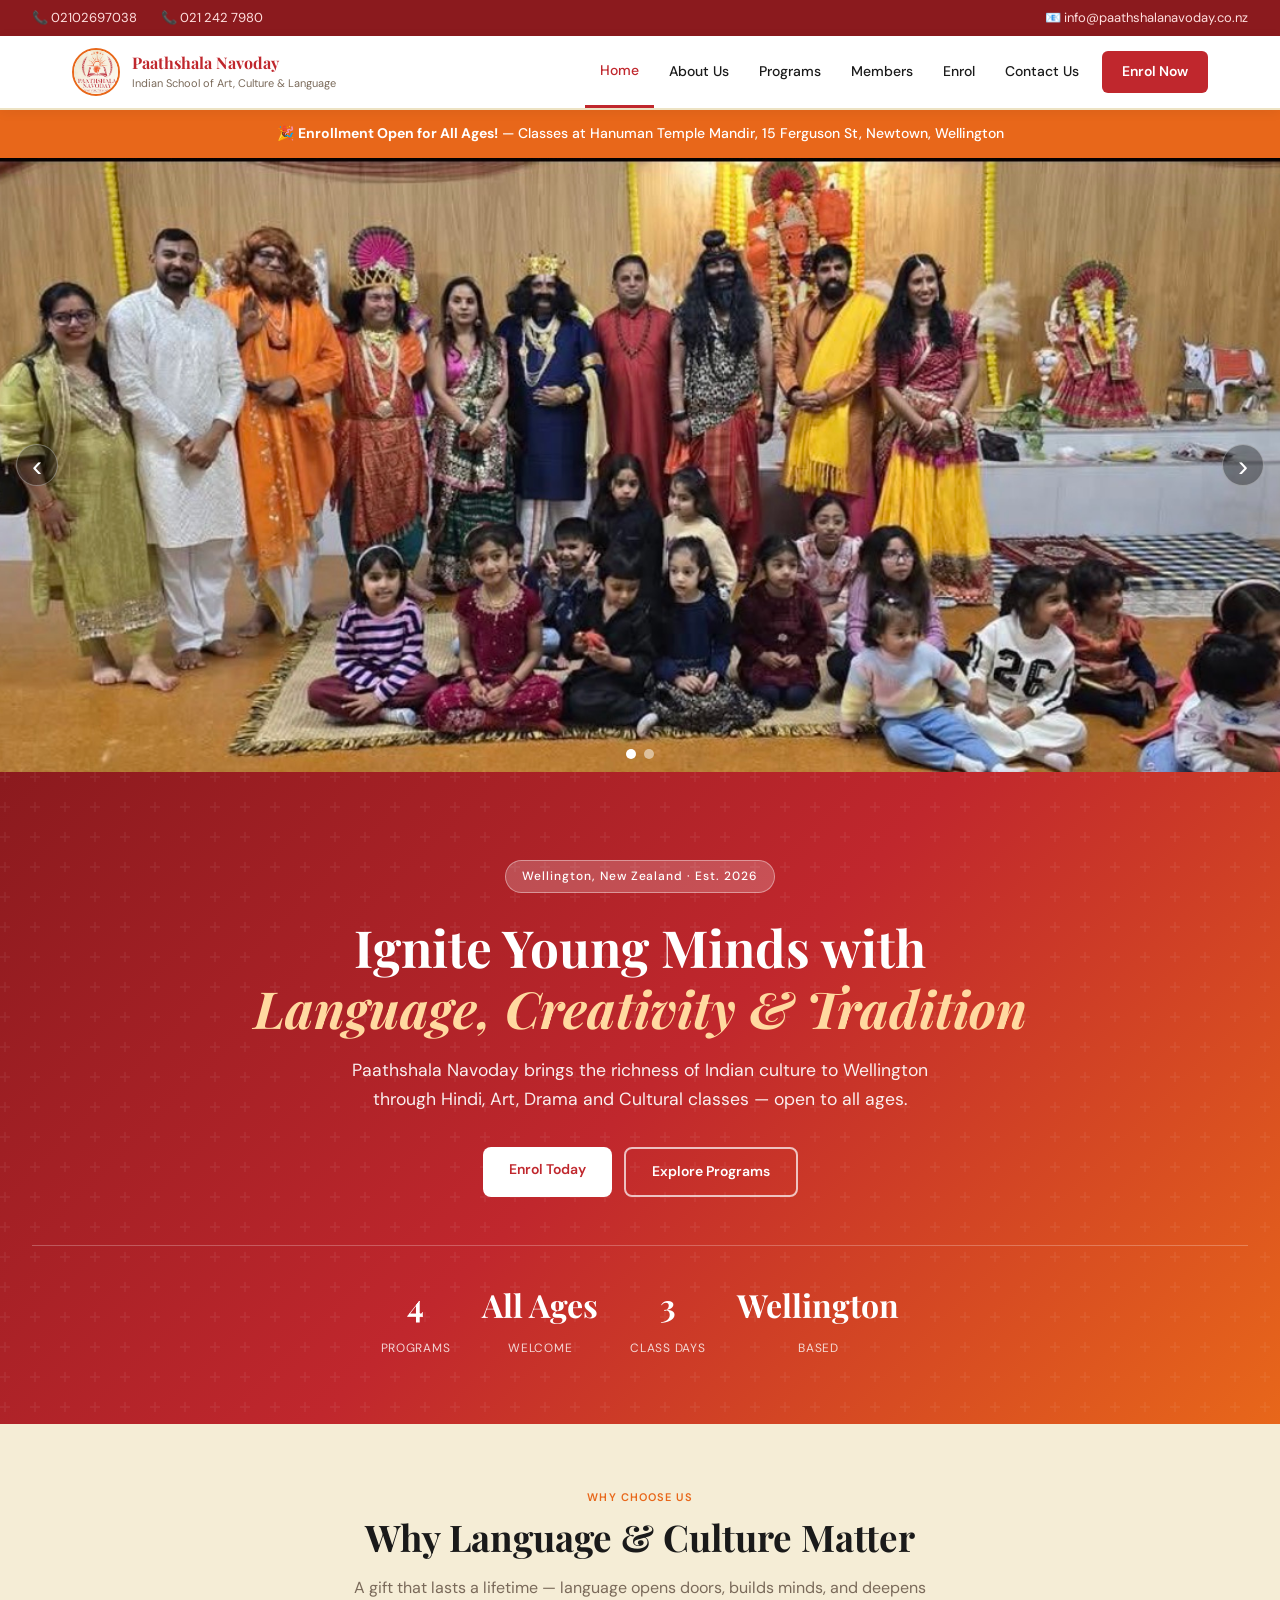
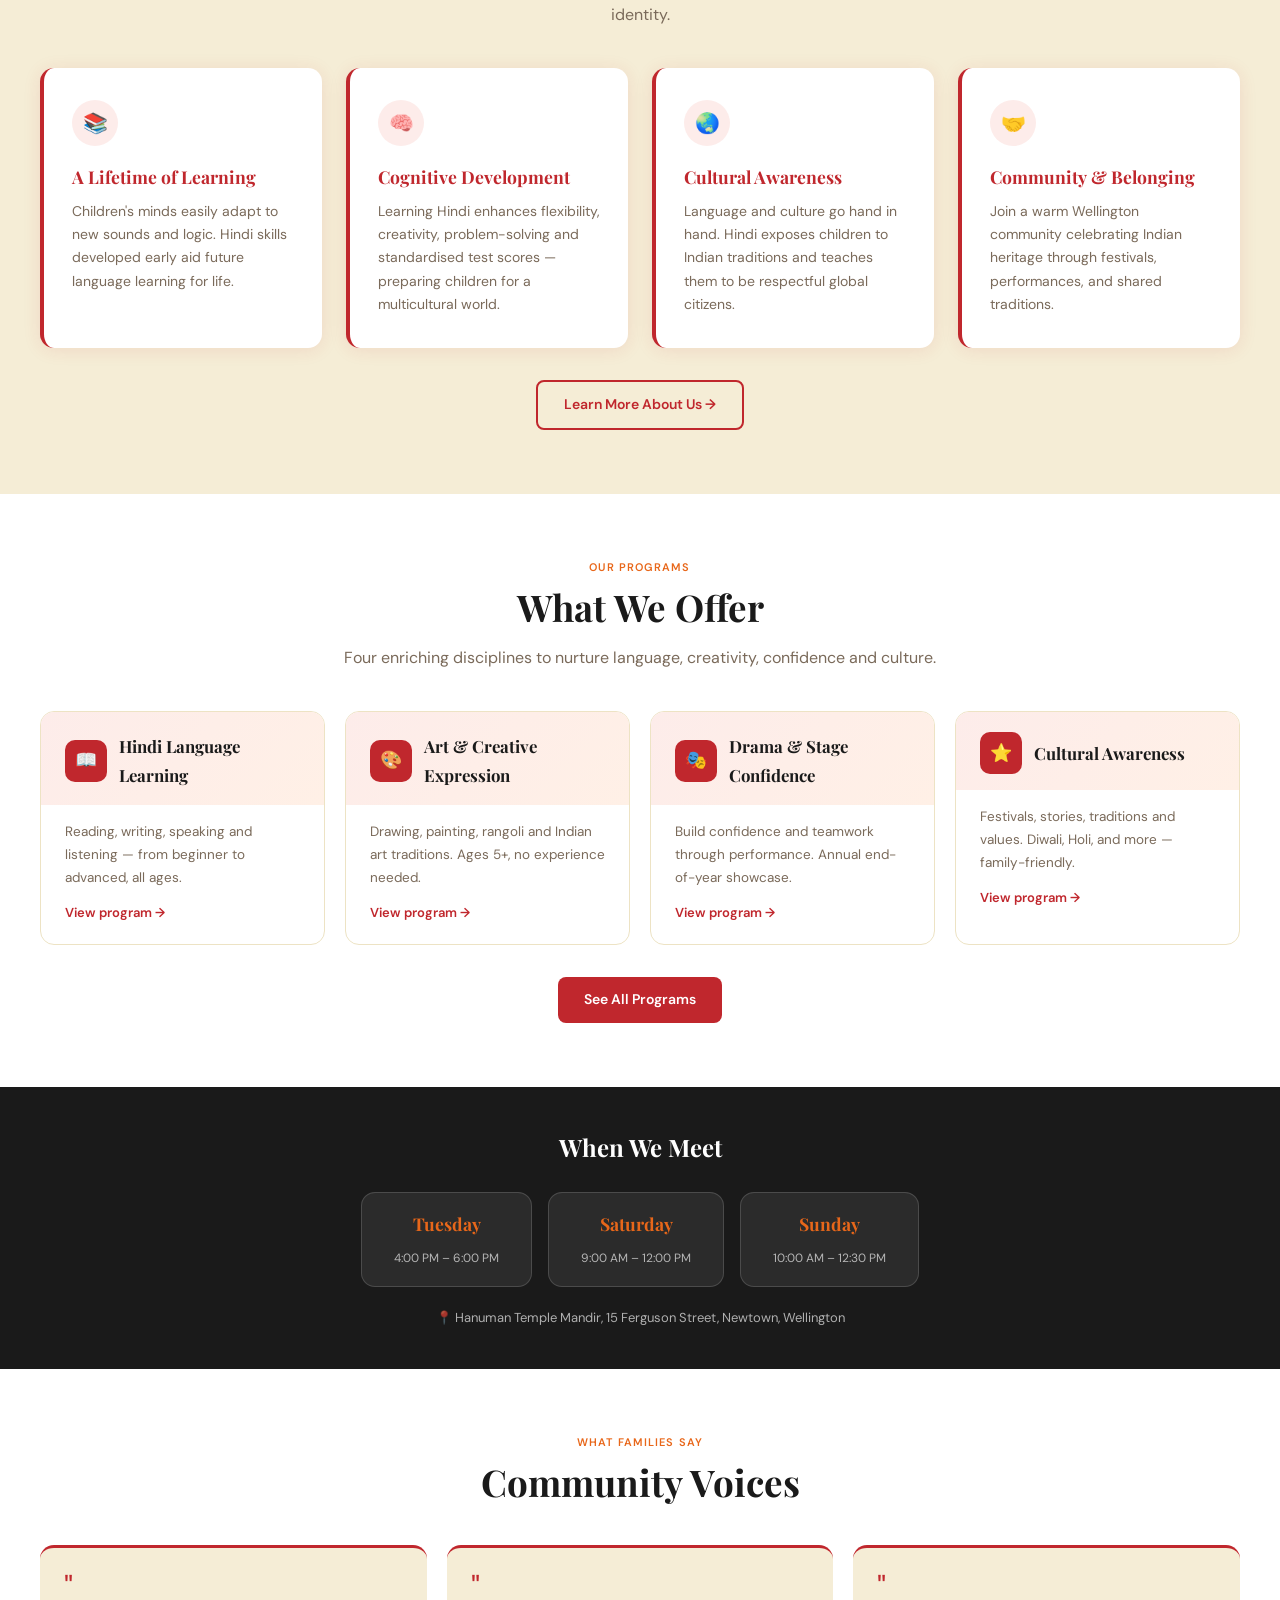
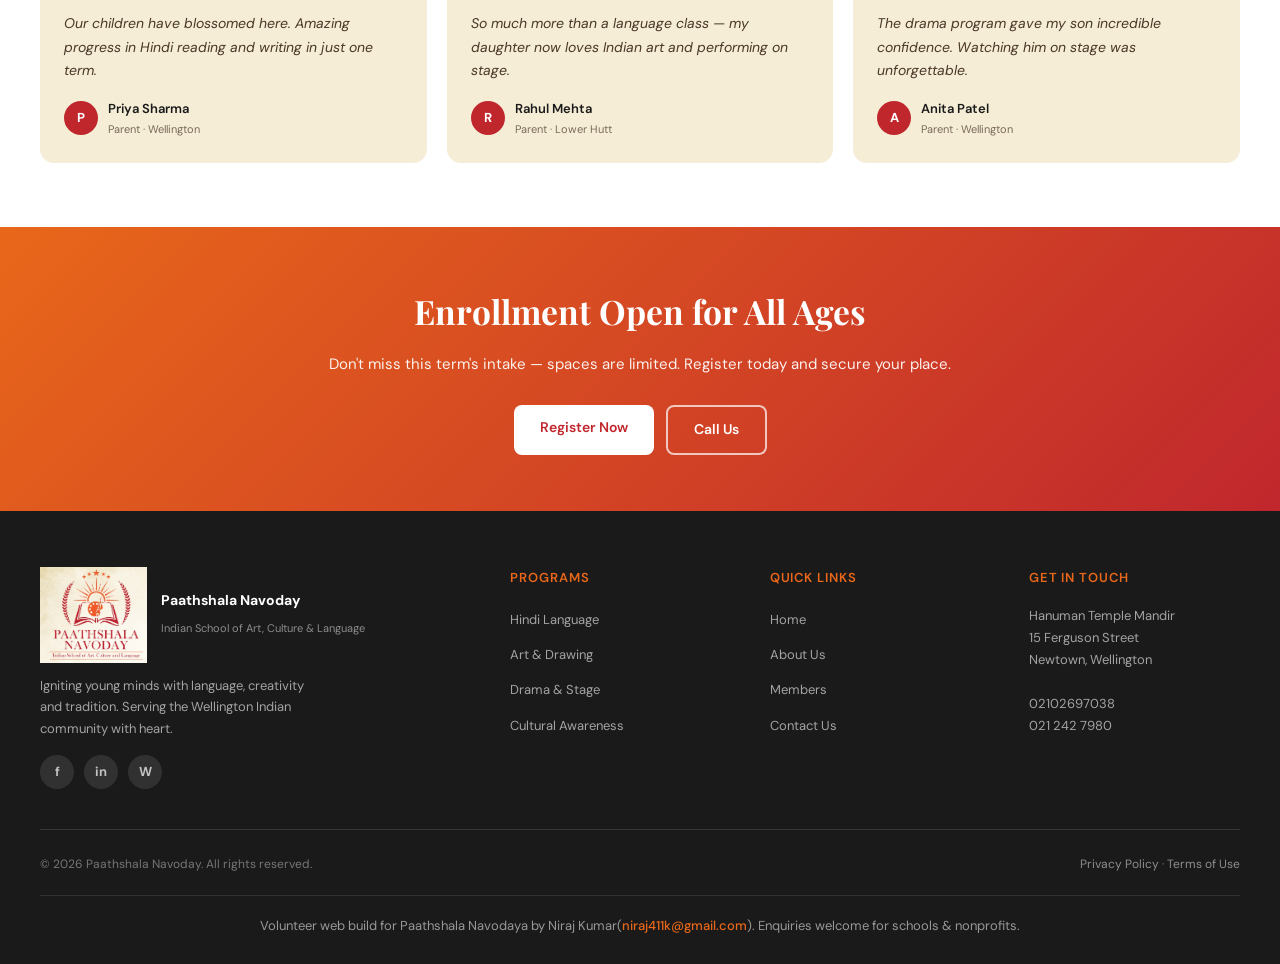
<file: index.html>
<!DOCTYPE html>
<html lang="en" data-page-css="assets/css/home.css">
<head>
  <meta charset="UTF-8">
  <meta name="viewport" content="width=device-width, initial-scale=1.0">
  <title>Home — Paathshala Navoday</title>
  <meta name="description" content="Paathshala Navoday — Indian School of Art, Culture and Language in Wellington, NZ. Hindi, Art, Drama and Cultural classes for all ages.">
  <link rel="icon" href="assets/images/logo-paathshala.png" type="image/png">
  <link rel="preconnect" href="https://fonts.googleapis.com">
  <link rel="preconnect" href="https://fonts.gstatic.com" crossorigin>
  <link href="https://fonts.googleapis.com/css2?family=Playfair+Display:ital,wght@0,500;0,700;1,500&family=DM+Sans:wght@400;500;600&display=swap" rel="stylesheet">
  <script src="assets/js/site-bootstrap.js"></script>
</head>
<body data-page="Home">
<div id="nav-placeholder"></div>

<main id="main-content">

  <!-- ANNOUNCEMENT -->
  <div class="announce" role="alert">
    🎉 <strong>Enrollment Open for All Ages!</strong> — Classes at Hanuman Temple Mandir, 15 Ferguson St, Newtown, Wellington
  </div>

  <!-- HERO -->
  <section class="hero-carousel" aria-label="Highlights">
    <div class="carousel-track" id="hero-carousel-track">
        <article class="carousel-slide active" aria-roledescription="slide" aria-label="1 of 2">
          <img src="assets/images/IMG_0646.jpg" alt="Skit art program">
        </article>
        <article class="carousel-slide" aria-roledescription="slide" aria-label="2 of 2">
          <img src="assets/images/PHOTO-2026-04-22-09-54-56.jpg" alt="Paathshala Navoday program highlights poster">
          <div class="carousel-overlay">
                <p class="carousel-kicker">Paathshala Navoday</p>
                <h2>Hindi, Art, Drama &amp; Culture for all ages</h2>
                <a href="#contact" class="btn-primary">Enrol Now</a>
            </div>
        </article>
    </div>
    <button class="carousel-btn prev" type="button" aria-label="Previous slide">‹</button>
    <button class="carousel-btn next" type="button" aria-label="Next slide">›</button>
    <div class="carousel-dots" aria-label="Carousel navigation">
        <button class="dot active" type="button" aria-label="Go to slide 1"></button>
        <button class="dot" type="button" aria-label="Go to slide 2"></button>
    </div>
</section>
  <section class="hero" aria-labelledby="hero-title">
    <div class="hero-badge">Wellington, New Zealand · Est. 2026</div>
    <h1 id="hero-title">Ignite Young Minds with<br><em>Language, Creativity &amp; Tradition</em></h1>
    <p>Paathshala Navoday brings the richness of Indian culture to Wellington through Hindi, Art, Drama and Cultural classes — open to all ages.</p>
    <div class="hero-actions">
      <a href="contact/contact.html" class="btn-white">Enrol Today</a>
      <a href="programs/programs.html" class="btn-outline" style="color:#fff;border-color:rgba(255,255,255,0.7);">Explore Programs</a>
    </div>
    <div class="hero-stats" aria-label="School highlights">
      <div class="hero-stat"><strong>4</strong><span>Programs</span></div>
      <div class="hero-stat"><strong>All Ages</strong><span>Welcome</span></div>
      <div class="hero-stat"><strong>3</strong><span>Class Days</span></div>
      <div class="hero-stat"><strong>Wellington</strong><span>Based</span></div>
    </div>
  </section>

  <!-- WHY SECTION -->
  <section class="why-section" aria-labelledby="why-title">
    <div class="container">
      <div class="section-header centered">
        <p class="section-label">Why Choose Us</p>
        <h2 class="section-title" id="why-title">Why Language &amp; Culture Matter</h2>
        <p class="section-sub">A gift that lasts a lifetime — language opens doors, builds minds, and deepens identity.</p>
      </div>
      <div class="why-grid">
        <div class="why-card">
          <div class="why-icon" aria-hidden="true">📚</div>
          <h3>A Lifetime of Learning</h3>
          <p>Children's minds easily adapt to new sounds and logic. Hindi skills developed early aid future language learning for life.</p>
        </div>
        <div class="why-card">
          <div class="why-icon" aria-hidden="true">🧠</div>
          <h3>Cognitive Development</h3>
          <p>Learning Hindi enhances flexibility, creativity, problem-solving and standardised test scores — preparing children for a multicultural world.</p>
        </div>
        <div class="why-card">
          <div class="why-icon" aria-hidden="true">🌏</div>
          <h3>Cultural Awareness</h3>
          <p>Language and culture go hand in hand. Hindi exposes children to Indian traditions and teaches them to be respectful global citizens.</p>
        </div>
        <div class="why-card">
          <div class="why-icon" aria-hidden="true">🤝</div>
          <h3>Community &amp; Belonging</h3>
          <p>Join a warm Wellington community celebrating Indian heritage through festivals, performances, and shared traditions.</p>
        </div>
      </div>
      <div style="text-align:center;margin-top:2rem;">
        <a href="about/about.html" class="btn-outline">Learn More About Us →</a>
      </div>
    </div>
  </section>

  <!-- PROGRAMS PREVIEW -->
  <section aria-labelledby="prog-title">
    <div class="container">
      <div class="section-header centered">
        <p class="section-label">Our Programs</p>
        <h2 class="section-title" id="prog-title">What We Offer</h2>
        <p class="section-sub">Four enriching disciplines to nurture language, creativity, confidence and culture.</p>
      </div>
      <div class="program-preview">
        <div class="prog-card">
          <div class="prog-head">
            <div class="prog-icon">📖</div>
            <h3>Hindi Language Learning</h3>
          </div>
          <div class="prog-body">
            <p>Reading, writing, speaking and listening — from beginner to advanced, all ages.</p>
            <a href="programs/programs.html#hindi" class="prog-link">View program →</a>
          </div>
        </div>
        <div class="prog-card">
          <div class="prog-head">
            <div class="prog-icon">🎨</div>
            <h3>Art &amp; Creative Expression</h3>
          </div>
          <div class="prog-body">
            <p>Drawing, painting, rangoli and Indian art traditions. Ages 5+, no experience needed.</p>
            <a href="programs/programs.html#art" class="prog-link">View program →</a>
          </div>
        </div>
        <div class="prog-card">
          <div class="prog-head">
            <div class="prog-icon">🎭</div>
            <h3>Drama &amp; Stage Confidence</h3>
          </div>
          <div class="prog-body">
            <p>Build confidence and teamwork through performance. Annual end-of-year showcase.</p>
            <a href="programs/programs.html#drama" class="prog-link">View program →</a>
          </div>
        </div>
        <div class="prog-card">
          <div class="prog-head">
            <div class="prog-icon">⭐</div>
            <h3>Cultural Awareness</h3>
          </div>
          <div class="prog-body">
            <p>Festivals, stories, traditions and values. Diwali, Holi, and more — family-friendly.</p>
            <a href="programs/programs.html#culture" class="prog-link">View program →</a>
          </div>
        </div>
      </div>
      <div style="text-align:center;margin-top:2rem;">
        <a href="programs/programs.html" class="btn-primary">See All Programs</a>
      </div>
    </div>
  </section>

  <!-- SCHEDULE STRIP -->
  <div class="schedule-strip" aria-label="Class schedule">
    <h2>When We Meet</h2>
    <div class="days-row">
      <div class="day-pill"><strong>Tuesday</strong><span>4:00 PM – 6:00 PM</span></div>
      <div class="day-pill"><strong>Saturday</strong><span>9:00 AM – 12:00 PM</span></div>
      <div class="day-pill"><strong>Sunday</strong><span>10:00 AM – 12:30 PM</span></div>
    </div>
    <p style="margin-top:1.25rem;font-size:13px;opacity:0.65;">📍 Hanuman Temple Mandir, 15 Ferguson Street, Newtown, Wellington</p>
  </div>

  <!-- TESTIMONIALS -->
  <section aria-labelledby="testi-title">
    <div class="container">
      <div class="section-header centered">
        <p class="section-label">What Families Say</p>
        <h2 class="section-title" id="testi-title">Community Voices</h2>
      </div>
      <div class="testi-strip">
        <div class="testi-card">
          <div class="testi-quote" aria-hidden="true">"</div>
          <p class="testi-text">Our children have blossomed here. Amazing progress in Hindi reading and writing in just one term.</p>
          <div class="testi-author">
            <div class="testi-avatar">P</div>
            <div><div class="testi-name">Priya Sharma</div><div class="testi-role">Parent · Wellington</div></div>
          </div>
        </div>
        <div class="testi-card">
          <div class="testi-quote" aria-hidden="true">"</div>
          <p class="testi-text">So much more than a language class — my daughter now loves Indian art and performing on stage.</p>
          <div class="testi-author">
            <div class="testi-avatar">R</div>
            <div><div class="testi-name">Rahul Mehta</div><div class="testi-role">Parent · Lower Hutt</div></div>
          </div>
        </div>
        <div class="testi-card">
          <div class="testi-quote" aria-hidden="true">"</div>
          <p class="testi-text">The drama program gave my son incredible confidence. Watching him on stage was unforgettable.</p>
          <div class="testi-author">
            <div class="testi-avatar">A</div>
            <div><div class="testi-name">Anita Patel</div><div class="testi-role">Parent · Wellington</div></div>
          </div>
        </div>
      </div>
    </div>
  </section>

</main>

<div id="footer-placeholder"></div>
<script src="assets/js/shared.js"></script>
</body>
</html>
</file>
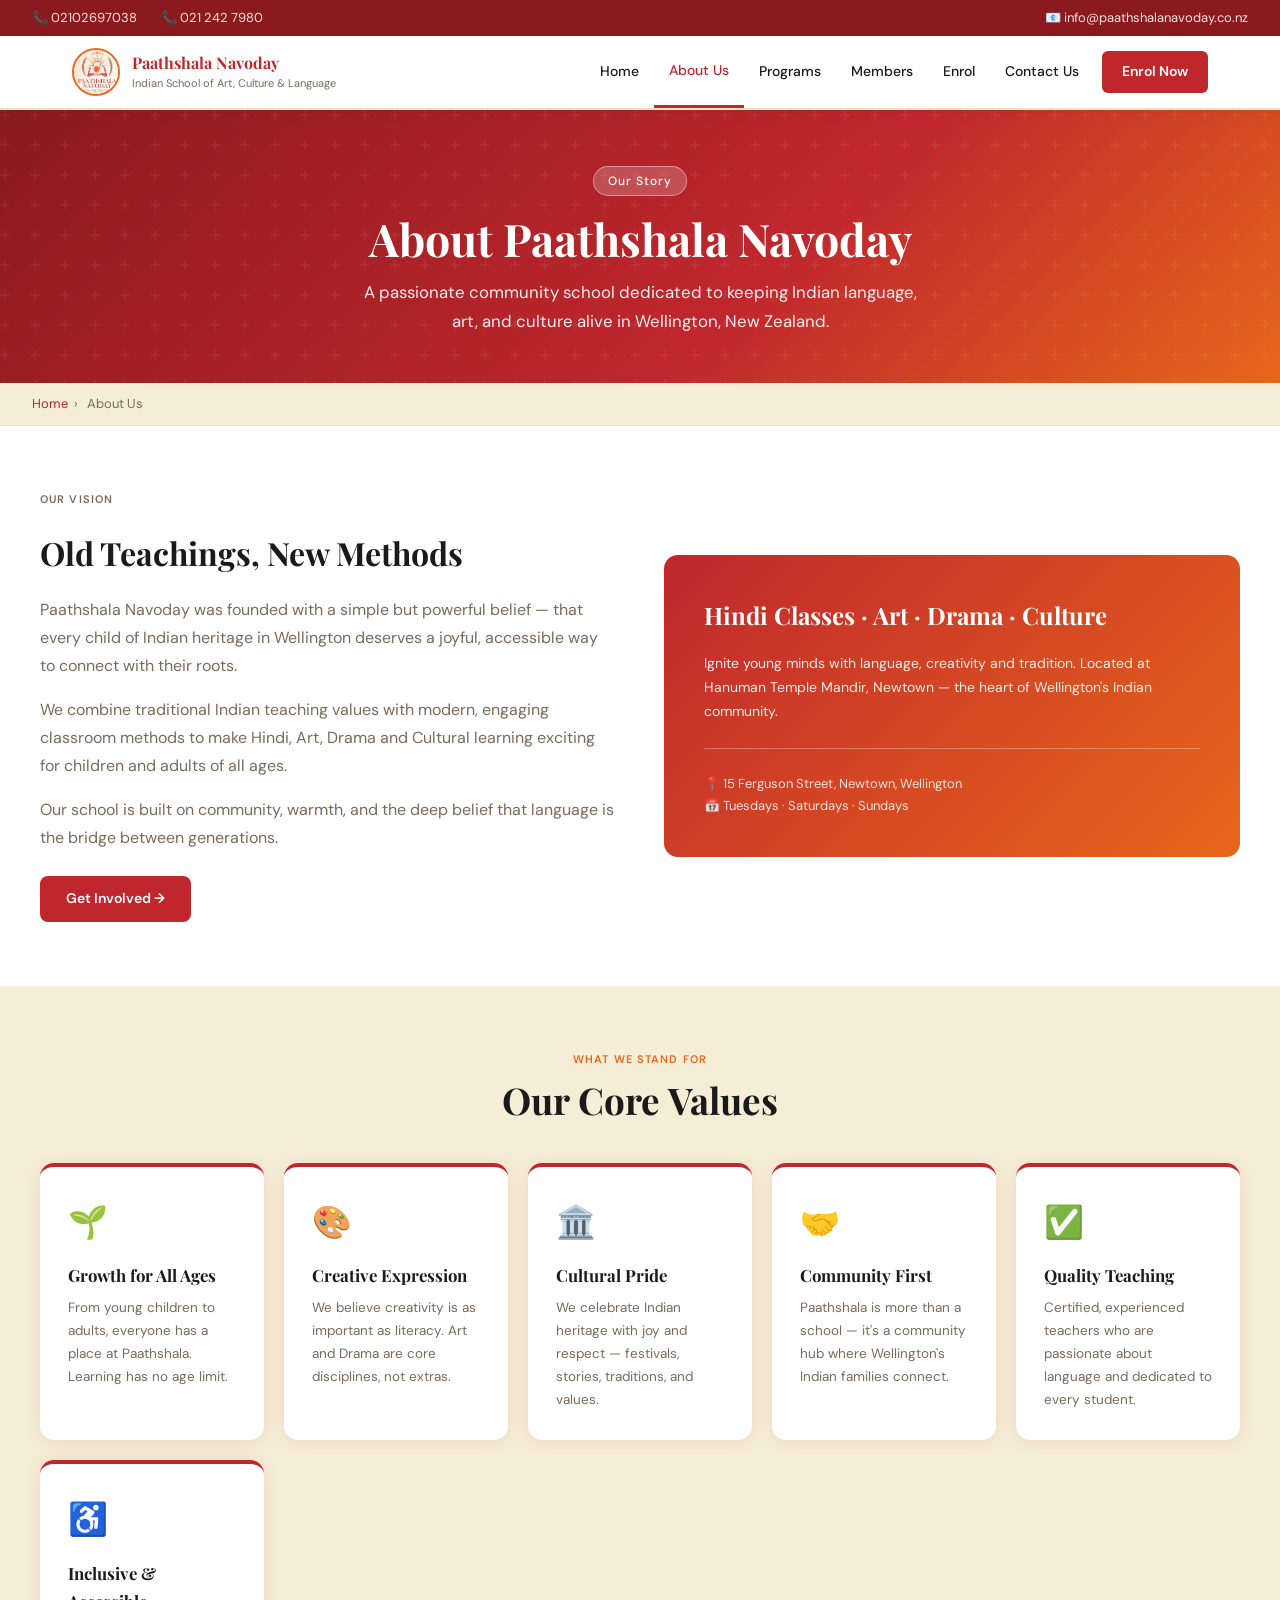
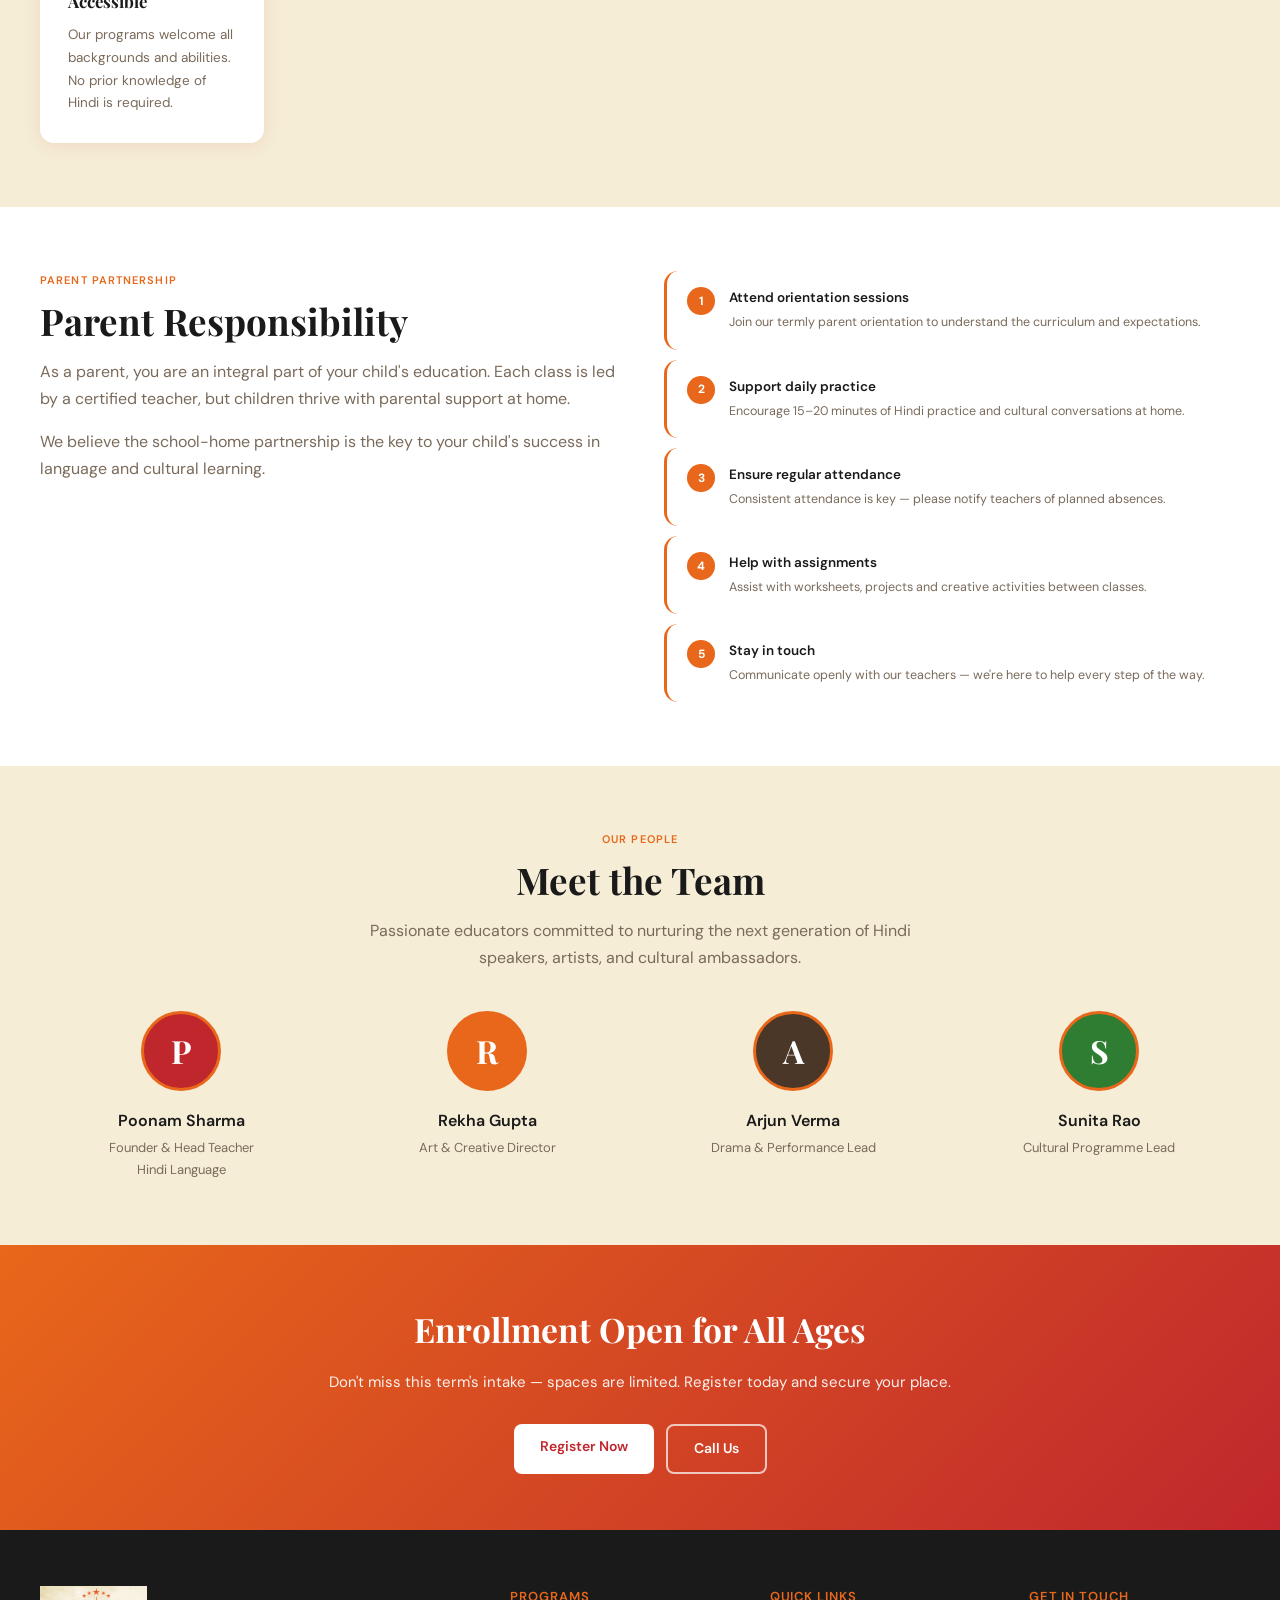
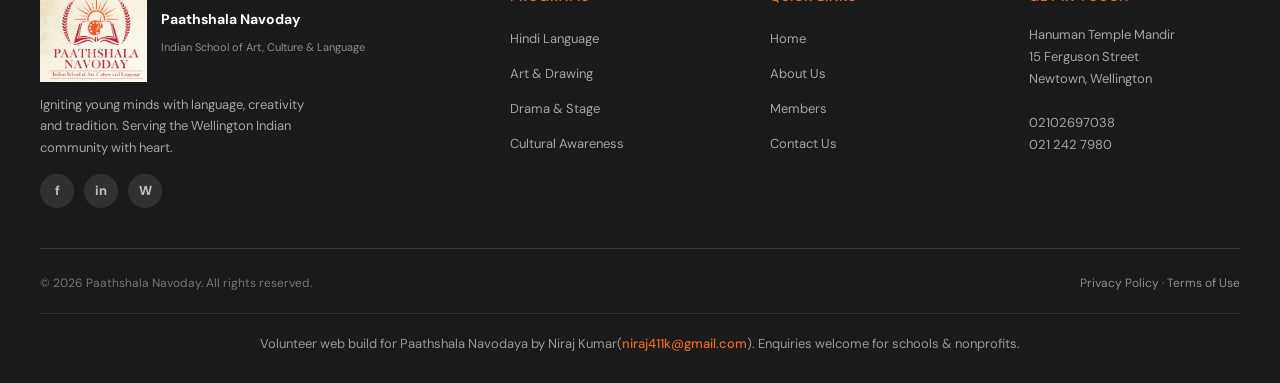
<file: about/about.html>
<!DOCTYPE html>
<html lang="en">
<head>
<meta charset="UTF-8">
<meta name="viewport" content="width=device-width, initial-scale=1.0">
<title>About Us — Paathshala Navoday</title>
<meta name="description" content="Learn about Paathshala Navoday — our vision, our team, and our commitment to Indian language and culture in Wellington, NZ.">
<script>
(function (w) {
  var u = new URL(w.location.href);
  var p = u.pathname.split('/').filter(Boolean);
  if (p.length && /\.html?$/i.test(p[p.length - 1])) p.pop();
  if (p.length) p.pop();
  u.pathname = '/' + (p.length ? p.join('/') + '/' : '');
  var root = u.href;
  if (!/\/$/.test(root)) root += '/';
  w.__PAATHSHALA_SITE_ROOT__ = root;
})(window);
</script>
<link rel="stylesheet" href="/assets/css/style.css">
<link rel="stylesheet" href="/assets/css/about.css">
<link rel="icon" href="/assets/images/logo-paathshala.png" type="image/png">
<link rel="preconnect" href="https://fonts.googleapis.com">
<link rel="preconnect" href="https://fonts.gstatic.com" crossorigin>
<link href="https://fonts.googleapis.com/css2?family=Playfair+Display:ital,wght@0,500;0,700;1,500&family=DM+Sans:wght@400;500;600&display=swap" rel="stylesheet">
</head>
<body data-page="About Us">
<div id="nav-placeholder"></div>

<main id="main-content">

  <!-- PAGE HERO -->
  <div class="page-hero">
    <div class="badge">Our Story</div>
    <h1>About Paathshala Navoday</h1>
    <p>A passionate community school dedicated to keeping Indian language, art, and culture alive in Wellington, New Zealand.</p>
  </div>

  <!-- BREADCRUMB -->
  <div class="breadcrumb" aria-label="Breadcrumb">
    <a href="#" data-root-href="index.html">Home</a><span aria-hidden="true">›</span> About Us
  </div>

  <!-- VISION -->
  <section aria-labelledby="vision-title">
    <div class="container">
      <div class="vision-grid">
        <div class="vision-text">
          <p class="section-label">Our Vision</p>
          <h2 id="vision-title">Old Teachings, New Methods</h2>
          <p>Paathshala Navoday was founded with a simple but powerful belief — that every child of Indian heritage in Wellington deserves a joyful, accessible way to connect with their roots.</p>
          <p>We combine traditional Indian teaching values with modern, engaging classroom methods to make Hindi, Art, Drama and Cultural learning exciting for children and adults of all ages.</p>
          <p>Our school is built on community, warmth, and the deep belief that language is the bridge between generations.</p>
          <a href="#" data-root-href="contact/contact.html" class="btn-primary" style="margin-top:0.5rem;">Get Involved →</a>
        </div>
        <div class="vision-visual" role="complementary">
          <h3>Hindi Classes · Art · Drama · Culture</h3>
          <p>Ignite young minds with language, creativity and tradition. Located at Hanuman Temple Mandir, Newtown — the heart of Wellington's Indian community.</p>
          <div style="margin-top:1.5rem;padding-top:1.5rem;border-top:1px solid rgba(255,255,255,0.3);">
            <p style="font-size:13px;opacity:0.85;">📍 15 Ferguson Street, Newtown, Wellington<br>📅 Tuesdays · Saturdays · Sundays</p>
          </div>
        </div>
      </div>
    </div>
  </section>

  <!-- VALUES -->
  <section style="background:var(--cream);" aria-labelledby="values-title">
    <div class="container">
      <div class="section-header centered">
        <p class="section-label">What We Stand For</p>
        <h2 class="section-title" id="values-title">Our Core Values</h2>
      </div>
      <div class="values-grid">
        <div class="value-card">
          <div class="value-icon">🌱</div>
          <h3>Growth for All Ages</h3>
          <p>From young children to adults, everyone has a place at Paathshala. Learning has no age limit.</p>
        </div>
        <div class="value-card">
          <div class="value-icon">🎨</div>
          <h3>Creative Expression</h3>
          <p>We believe creativity is as important as literacy. Art and Drama are core disciplines, not extras.</p>
        </div>
        <div class="value-card">
          <div class="value-icon">🏛️</div>
          <h3>Cultural Pride</h3>
          <p>We celebrate Indian heritage with joy and respect — festivals, stories, traditions, and values.</p>
        </div>
        <div class="value-card">
          <div class="value-icon">🤝</div>
          <h3>Community First</h3>
          <p>Paathshala is more than a school — it's a community hub where Wellington's Indian families connect.</p>
        </div>
        <div class="value-card">
          <div class="value-icon">✅</div>
          <h3>Quality Teaching</h3>
          <p>Certified, experienced teachers who are passionate about language and dedicated to every student.</p>
        </div>
        <div class="value-card">
          <div class="value-icon">♿</div>
          <h3>Inclusive &amp; Accessible</h3>
          <p>Our programs welcome all backgrounds and abilities. No prior knowledge of Hindi is required.</p>
        </div>
      </div>
    </div>
  </section>

  <!-- PARENT RESPONSIBILITY -->
  <section aria-labelledby="parent-title">
    <div class="container">
      <div class="parent-grid">
        <div>
          <p class="section-label">Parent Partnership</p>
          <h2 class="section-title" id="parent-title">Parent Responsibility</h2>
          <p style="color:var(--muted);margin-bottom:1rem;">As a parent, you are an integral part of your child's education. Each class is led by a certified teacher, but children thrive with parental support at home.</p>
          <p style="color:var(--muted);">We believe the school-home partnership is the key to your child's success in language and cultural learning.</p>
        </div>
        <div class="parent-steps">
          <div class="parent-step">
            <div class="step-num">1</div>
            <div><h4>Attend orientation sessions</h4><p>Join our termly parent orientation to understand the curriculum and expectations.</p></div>
          </div>
          <div class="parent-step">
            <div class="step-num">2</div>
            <div><h4>Support daily practice</h4><p>Encourage 15–20 minutes of Hindi practice and cultural conversations at home.</p></div>
          </div>
          <div class="parent-step">
            <div class="step-num">3</div>
            <div><h4>Ensure regular attendance</h4><p>Consistent attendance is key — please notify teachers of planned absences.</p></div>
          </div>
          <div class="parent-step">
            <div class="step-num">4</div>
            <div><h4>Help with assignments</h4><p>Assist with worksheets, projects and creative activities between classes.</p></div>
          </div>
          <div class="parent-step">
            <div class="step-num">5</div>
            <div><h4>Stay in touch</h4><p>Communicate openly with our teachers — we're here to help every step of the way.</p></div>
          </div>
        </div>
      </div>
    </div>
  </section>

  <!-- TEAM -->
  <section style="background:var(--cream);" aria-labelledby="team-title">
    <div class="container">
      <div class="section-header centered">
        <p class="section-label">Our People</p>
        <h2 class="section-title" id="team-title">Meet the Team</h2>
        <p class="section-sub">Passionate educators committed to nurturing the next generation of Hindi speakers, artists, and cultural ambassadors.</p>
      </div>
      <div class="team-grid">
        <div class="team-card">
          <div class="team-avatar" aria-hidden="true">P</div>
          <h3>Poonam Sharma</h3>
          <p>Founder &amp; Head Teacher<br>Hindi Language</p>
        </div>
        <div class="team-card">
          <div class="team-avatar" aria-hidden="true" style="background:var(--orange);">R</div>
          <h3>Rekha Gupta</h3>
          <p>Art &amp; Creative Director</p>
        </div>
        <div class="team-card">
          <div class="team-avatar" aria-hidden="true" style="background:var(--mid);">A</div>
          <h3>Arjun Verma</h3>
          <p>Drama &amp; Performance Lead</p>
        </div>
        <div class="team-card">
          <div class="team-avatar" aria-hidden="true" style="background:#2E7D32;">S</div>
          <h3>Sunita Rao</h3>
          <p>Cultural Programme Lead</p>
        </div>
      </div>
    </div>
  </section>

</main>

<div id="footer-placeholder"></div>
<script src="/assets/js/shared.js"></script>
</body>
</html>
</file>
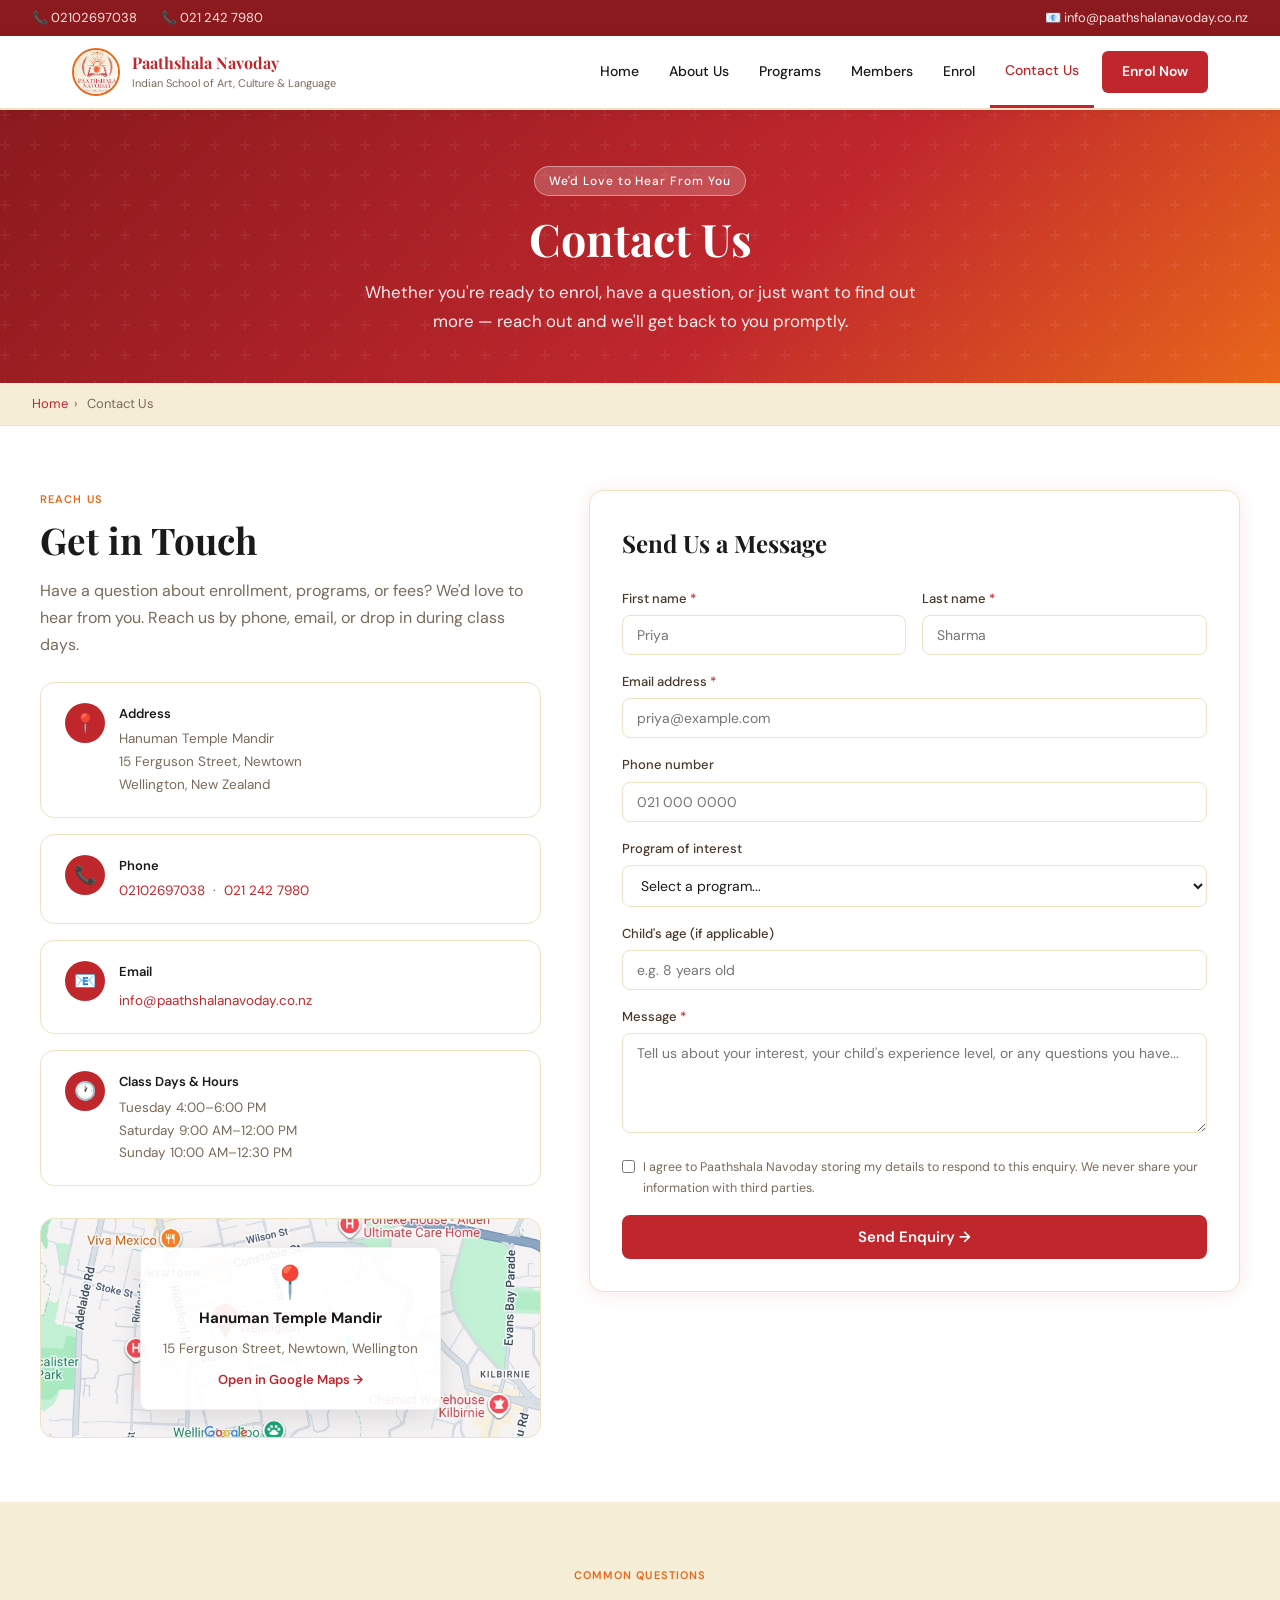
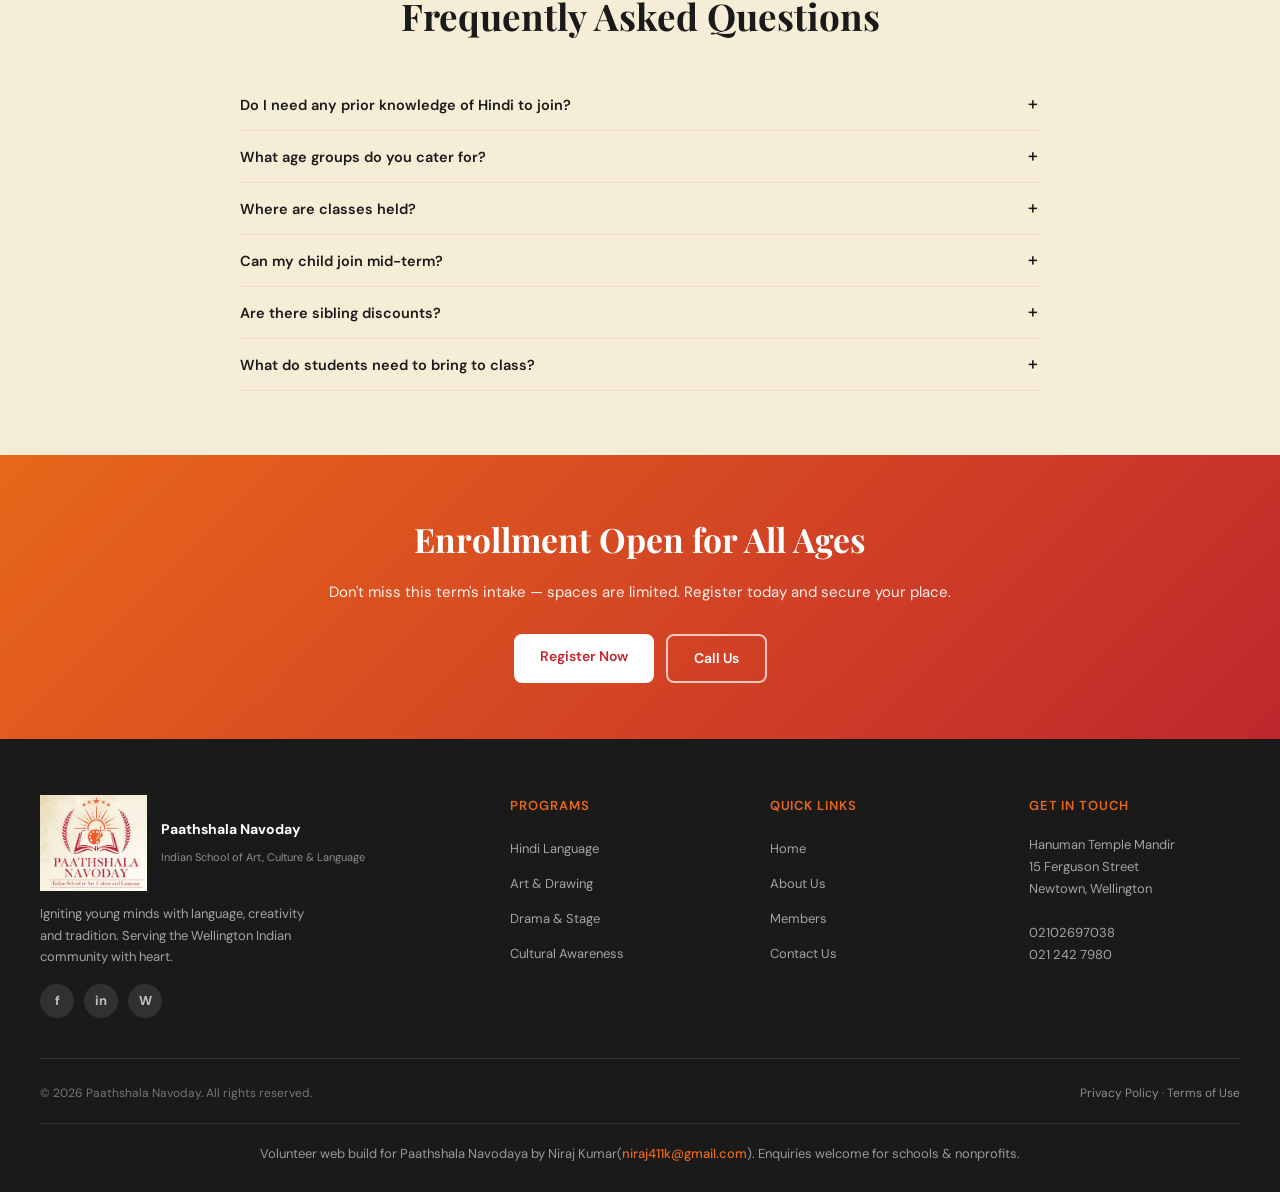
<file: contact/contact.html>
<!DOCTYPE html>
<html lang="en">
<head>
<meta charset="UTF-8">
<meta name="viewport" content="width=device-width, initial-scale=1.0">
<title>Contact Us — Paathshala Navoday</title>
<meta name="description" content="Contact Paathshala Navoday to enroll or ask about our Hindi, Art, Drama and Cultural programs in Wellington, NZ.">
<script>
(function (w) {
  var u = new URL(w.location.href);
  var p = u.pathname.split('/').filter(Boolean);
  if (p.length && /\.html?$/i.test(p[p.length - 1])) p.pop();
  if (p.length) p.pop();
  u.pathname = '/' + (p.length ? p.join('/') + '/' : '');
  var root = u.href;
  if (!/\/$/.test(root)) root += '/';
  w.__PAATHSHALA_SITE_ROOT__ = root;
})(window);
</script>
<link rel="stylesheet" href="/assets/css/style.css">
<link rel="stylesheet" href="/assets/css/contact.css">
<link rel="icon" href="/assets/images/logo-paathshala.png" type="image/png">
<link rel="preconnect" href="https://fonts.googleapis.com">
<link rel="preconnect" href="https://fonts.gstatic.com" crossorigin>
<link href="https://fonts.googleapis.com/css2?family=Playfair+Display:ital,wght@0,500;0,700;1,500&family=DM+Sans:wght@400;500;600&display=swap" rel="stylesheet">
</head>
<body data-page="Contact Us">
  <div id="nav-placeholder"></div>

  <main id="main-content">

    <div class="page-hero">
      <div class="badge">We'd Love to Hear From You</div>
      <h1>Contact Us</h1>
      <p>Whether you're ready to enrol, have a question, or just want to find out more — reach out and we'll get back to you promptly.</p>
    </div>

    <div class="breadcrumb" aria-label="Breadcrumb">
      <a href="#" data-root-href="index.html">Home</a><span>›</span> Contact Us
    </div>

    <!-- CONTACT MAIN -->
    <section aria-labelledby="contact-title">
      <div class="container">
        <div class="contact-grid">

          <!-- LEFT: Details -->
          <div>
            <p class="section-label">Reach Us</p>
            <h2 class="section-title" id="contact-title">Get in Touch</h2>
            <p style="color:var(--muted);margin-bottom:1.5rem;">Have a question about enrollment, programs, or fees? We'd love to hear from you. Reach us by phone, email, or drop in during class days.</p>

            <div class="contact-detail-cards">
              <div class="contact-detail-card">
                <div class="contact-icon" aria-hidden="true">📍</div>
                <div>
                  <h4>Address</h4>
                  <p>Hanuman Temple Mandir<br>15 Ferguson Street, Newtown<br>Wellington, New Zealand</p>
                </div>
              </div>
              <div class="contact-detail-card">
                <div class="contact-icon" aria-hidden="true">📞</div>
                <div>
                  <h4>Phone</h4>
                  <p><a href="tel:02102697038">02102697038</a>&nbsp; · &nbsp;<a href="tel:0212427980">021 242 7980</a></p>
                </div>
              </div>
              <div class="contact-detail-card">
                <div class="contact-icon" aria-hidden="true">📧</div>
                <div>
                  <h4>Email</h4>
                  <a href="mailto:info@paathshalanavoday.co.nz">info@paathshalanavoday.co.nz</a>
                </div>
              </div>
              <div class="contact-detail-card">
                <div class="contact-icon" aria-hidden="true">🕐</div>
                <div>
                  <h4>Class Days &amp; Hours</h4>
                  <p>Tuesday 4:00–6:00 PM<br>Saturday 9:00 AM–12:00 PM<br>Sunday 10:00 AM–12:30 PM</p>
                </div>
              </div>
            </div>

            <!-- MAP PLACEHOLDER (static map screenshot background) -->
            <div class="map-placeholder" role="img" aria-label="Map location of Hanuman Temple Mandir, 15 Ferguson Street, Newtown, Wellington">
              <div class="map-placeholder__inner">
                <span class="map-placeholder__pin" aria-hidden="true">📍</span>
                <strong class="map-placeholder__title">Hanuman Temple Mandir</strong>
                <span class="map-placeholder__line">15 Ferguson Street, Newtown, Wellington</span>
                <a class="map-placeholder__maps" href="https://maps.google.com/?q=Hanuman+Temple+Mandir+Newtown+Wellington" target="_blank" rel="noopener">Open in Google Maps →</a>
              </div>
            </div>
          </div>

          <!-- RIGHT: Form -->
          <div>
            <div class="contact-form-box">
              <h2>Send Us a Message</h2>
              <div class="form-row">
                <div class="form-group">
                  <label for="fname">First name <span aria-label="required" style="color:var(--red);">*</span></label>
                  <input type="text" id="fname" name="fname" autocomplete="given-name" required aria-required="true" placeholder="Priya">
                </div>
                <div class="form-group">
                  <label for="lname">Last name <span aria-label="required" style="color:var(--red);">*</span></label>
                  <input type="text" id="lname" name="lname" autocomplete="family-name" required aria-required="true" placeholder="Sharma">
                </div>
              </div>
              <div class="form-group">
                <label for="email">Email address <span aria-label="required" style="color:var(--red);">*</span></label>
                <input type="email" id="email" name="email" autocomplete="email" required aria-required="true" placeholder="priya@example.com">
              </div>
              <div class="form-group">
                <label for="phone">Phone number</label>
                <input type="tel" id="phone" name="phone" autocomplete="tel" placeholder="021 000 0000">
              </div>
              <div class="form-group">
                <label for="program">Program of interest</label>
                <select id="program" name="program">
                  <option value="">Select a program...</option>
                  <option value="Hindi">Hindi Language Learning</option>
                  <option value="Art">Art &amp; Creative Expression</option>
                  <option value="Drama">Drama &amp; Stage Confidence</option>
                  <option value="Culture">Cultural Awareness &amp; Values</option>
                  <option value="All">All Programs</option>
                  <option value="Other">Just have a question</option>
                </select>
              </div>
              <div class="form-group">
                <label for="child-age">Child's age (if applicable)</label>
                <input type="text" id="child-age" name="child-age" placeholder="e.g. 8 years old">
              </div>
              <div class="form-group">
                <label for="message">Message <span aria-label="required" style="color:var(--red);">*</span></label>
                <textarea id="message" name="message" required aria-required="true" placeholder="Tell us about your interest, your child's experience level, or any questions you have..."></textarea>
              </div>
              <div class="form-group">
                <label style="display:flex;align-items:flex-start;gap:8px;cursor:pointer;font-weight:400;">
                  <input type="checkbox" id="privacy" name="privacy" style="width:auto;margin-top:3px;" required aria-required="true">
                  <span style="font-size:12.5px;color:var(--muted);">I agree to Paathshala Navoday storing my details to respond to this enquiry. We never share your information with third parties.</span>
                </label>
              </div>
              <button type="button" class="form-submit" onclick="window.submitForm()" aria-label="Submit enquiry form">Send Enquiry →</button>
              <div class="success-msg" id="success-msg" role="alert" aria-live="polite">
                ✅ Thank you! We've received your message and will be in touch within 1–2 business days. For urgent enquiries call <a href="tel:02102697038" style="color:#2e7d32;font-weight:600;">02102697038</a>.
              </div>
            </div>
          </div>

        </div>
      </div>
    </section>

    <!-- FAQ -->
    <section style="background:var(--cream);" aria-labelledby="faq-title">
      <div class="container" style="max-width:800px;">
        <div class="section-header centered">
          <p class="section-label">Common Questions</p>
          <h2 class="section-title" id="faq-title">Frequently Asked Questions</h2>
        </div>
        <div class="faq-list" role="list">

          <div class="faq-item" role="listitem">
            <button class="faq-q" onclick="window.toggleFaq(this)" aria-expanded="false">
              Do I need any prior knowledge of Hindi to join? <span aria-hidden="true">＋</span>
            </button>
            <div class="faq-a">No prior knowledge is needed at all. We welcome complete beginners through to advanced speakers. Our teachers assess each student individually and place them in the right level.</div>
          </div>

          <div class="faq-item" role="listitem">
            <button class="faq-q" onclick="window.toggleFaq(this)" aria-expanded="false">
              What age groups do you cater for? <span aria-hidden="true">＋</span>
            </button>
            <div class="faq-a">All ages! Our programs are open to children from age 5 upwards, teens, and adults. We have mixed-age classes and age-appropriate groupings depending on the program.</div>
          </div>

          <div class="faq-item" role="listitem">
            <button class="faq-q" onclick="window.toggleFaq(this)" aria-expanded="false">
              Where are classes held? <span aria-hidden="true">＋</span>
            </button>
            <div class="faq-a">All classes are held at Hanuman Temple Mandir, 15 Ferguson Street, Newtown, Wellington. The venue has classroom facilities and a library for student use.</div>
          </div>

          <div class="faq-item" role="listitem">
            <button class="faq-q" onclick="window.toggleFaq(this)" aria-expanded="false">
              Can my child join mid-term? <span aria-hidden="true">＋</span>
            </button>
            <div class="faq-a">Yes, we welcome enrolments at any time of the year, subject to class availability. Contact us and we'll find the best time for your child to start.</div>
          </div>

          <div class="faq-item" role="listitem">
            <button class="faq-q" onclick="window.toggleFaq(this)" aria-expanded="false">
              Are there sibling discounts? <span aria-hidden="true">＋</span>
            </button>
            <div class="faq-a">Yes, we offer sibling discounts for families enrolling more than one child. Contact us directly to discuss pricing and payment options.</div>
          </div>

          <div class="faq-item" role="listitem">
            <button class="faq-q" onclick="window.toggleFaq(this)" aria-expanded="false">
              What do students need to bring to class? <span aria-hidden="true">＋</span>
            </button>
            <div class="faq-a">For Hindi classes: a notebook and pen. For Art: we supply most materials but children may bring their own pencils. For Drama and Culture: just enthusiasm! We provide everything else.</div>
          </div>

        </div>
      </div>
    </section>

  </main>

  <div id="footer-placeholder"></div>
  <script src="/assets/js/shared.js"></script>
  <script src="/assets/js/contact.js"></script>
</body>
</html>
</file>
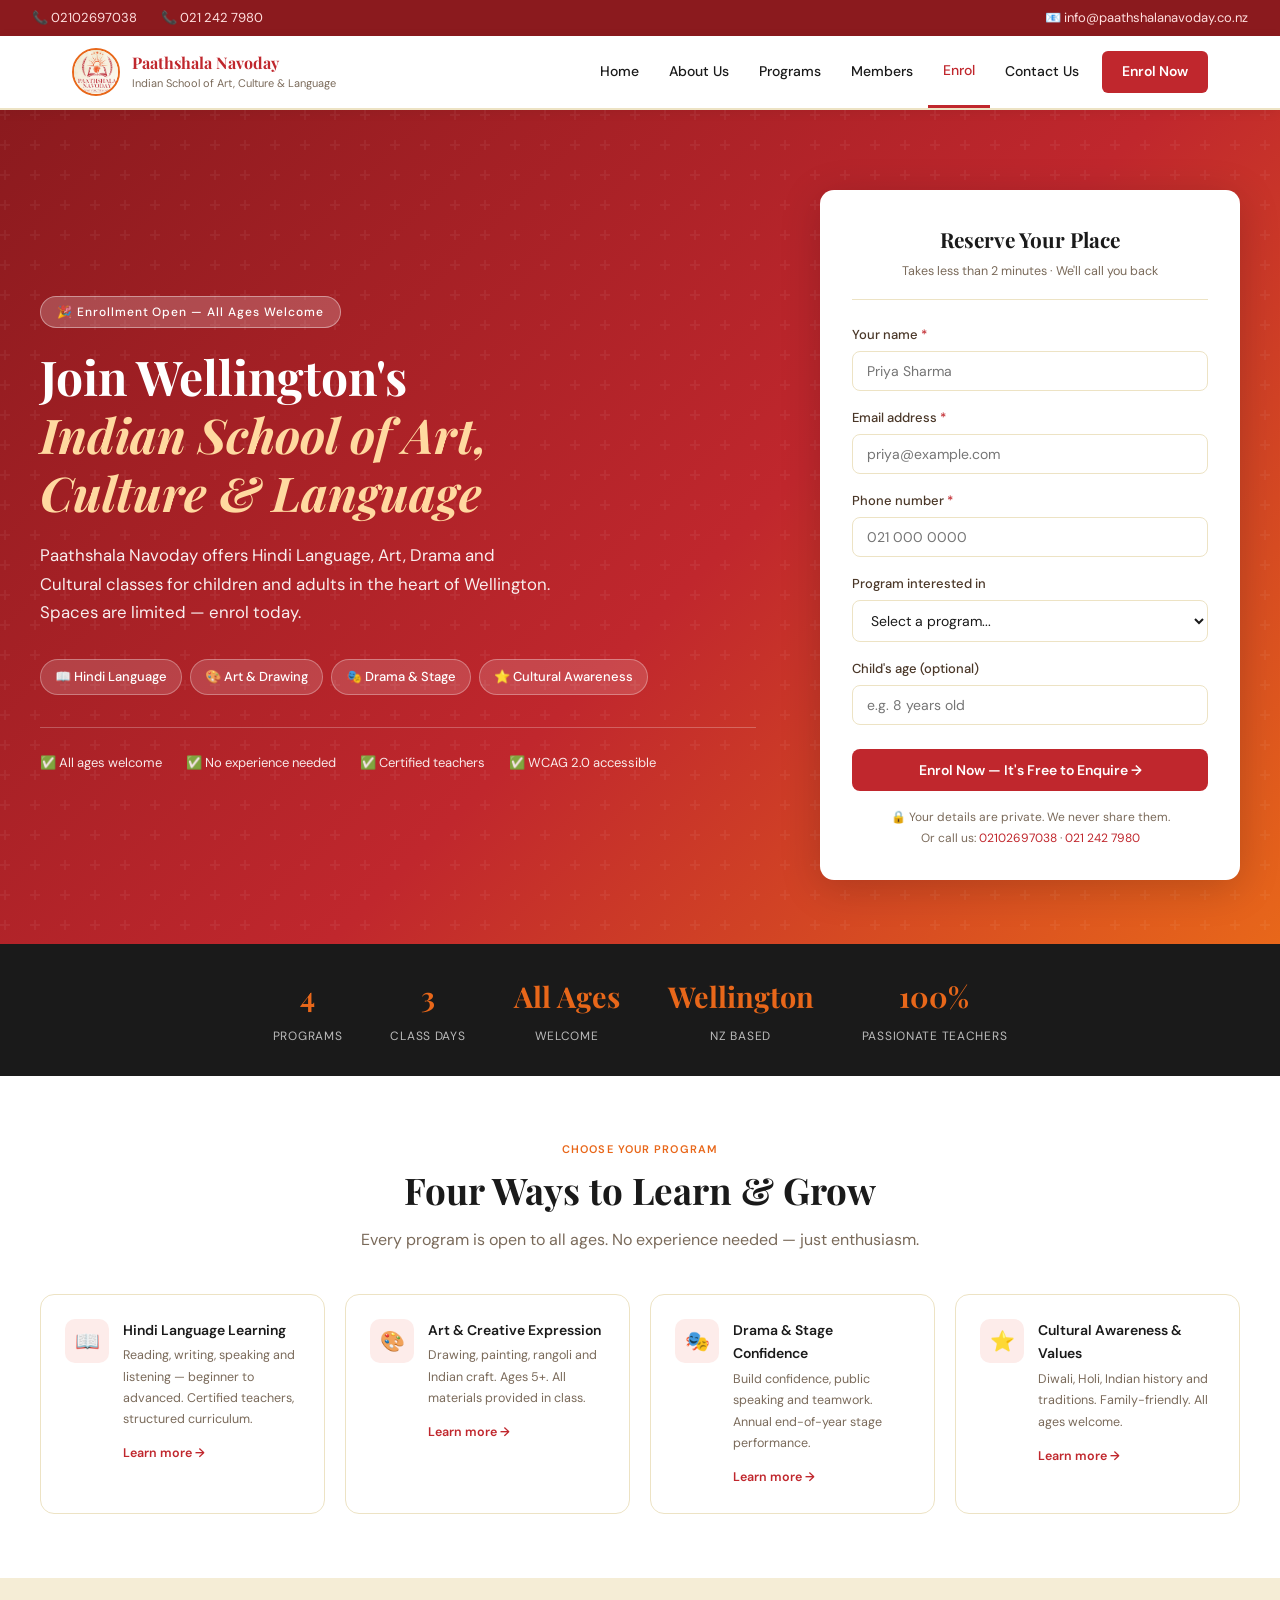
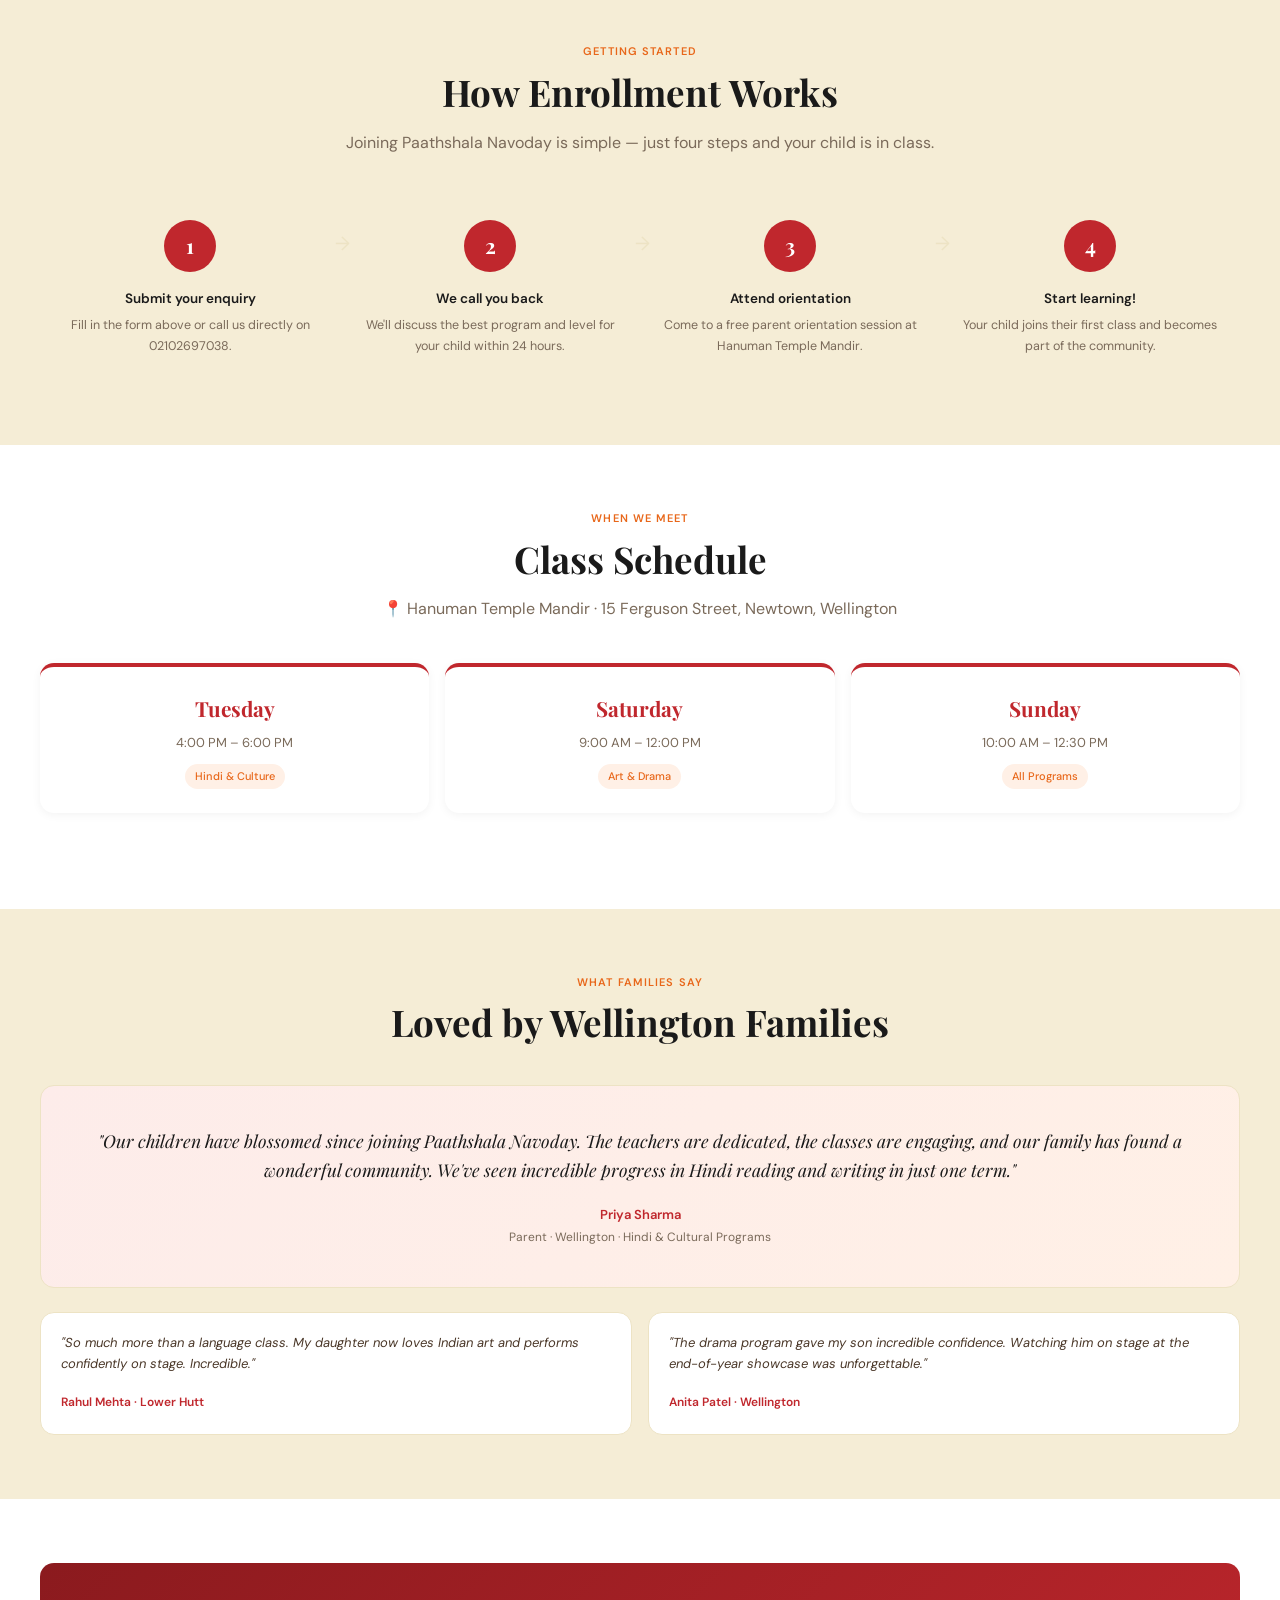
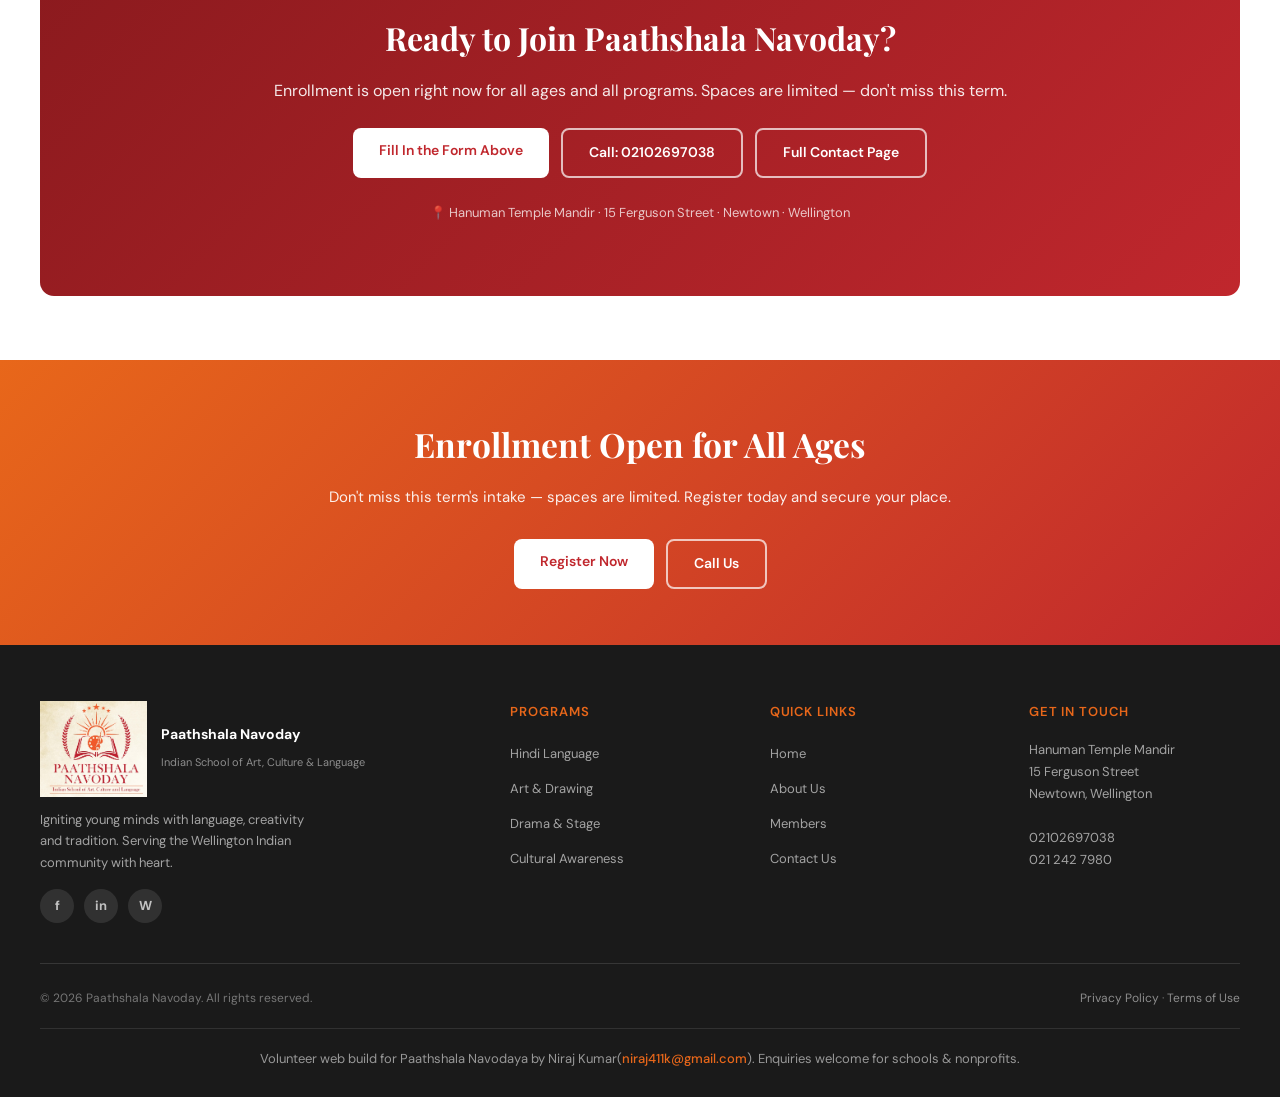
<file: landing/landing.html>
<!DOCTYPE html>
<html lang="en">
<head>
<meta charset="UTF-8">
<meta name="viewport" content="width=device-width, initial-scale=1.0">
<title>Enrol Now — Paathshala Navoday</title>
<meta name="description" content="Enrol at Paathshala Navoday — Wellington's Indian School of Art, Culture and Language. Hindi, Art, Drama and Cultural classes for all ages. Enrollment open now.">
  <script>
    (function (w) {
      var u = new URL(w.location.href);
      var p = u.pathname.split('/').filter(Boolean);
      if (p.length && /\.html?$/i.test(p[p.length - 1])) p.pop();
      if (p.length) p.pop();
      u.pathname = '/' + (p.length ? p.join('/') + '/' : '');
      var root = u.href;
      if (!/\/$/.test(root)) root += '/';
      w.__PAATHSHALA_SITE_ROOT__ = root;
    })(window);
  </script>
  <link rel="stylesheet" href="/assets/css/style.css">
  <link rel="stylesheet" href="/assets/css/landing.css">
  <link rel="icon" href="/assets/images/logo-paathshala.png" type="image/png">
  <link rel="preconnect" href="https://fonts.googleapis.com">
  <link rel="preconnect" href="https://fonts.gstatic.com" crossorigin>
  <link href="https://fonts.googleapis.com/css2?family=Playfair+Display:ital,wght@0,500;0,700;1,500&family=DM+Sans:wght@400;500;600&display=swap" rel="stylesheet">
</head>
<body data-page="Enrol">
  <div id="nav-placeholder"></div>

  <main id="main-content">

    <!-- ── HERO + INLINE ENROL CARD ── -->
    <section class="landing-hero" aria-labelledby="landing-title">
      <div class="landing-inner">

        <div class="landing-headline fade-up">
          <div class="landing-badge">🎉 Enrollment Open — All Ages Welcome</div>
          <h1>Join Wellington's<br><em>Indian School of Art,<br>Culture &amp; Language</em></h1>
          <p>Paathshala Navoday offers Hindi Language, Art, Drama and Cultural classes for children and adults in the heart of Wellington. Spaces are limited — enrol today.</p>

          <div class="offer-pills" aria-label="Programs offered">
            <span class="offer-pill">📖 Hindi Language</span>
            <span class="offer-pill">🎨 Art &amp; Drawing</span>
            <span class="offer-pill">🎭 Drama &amp; Stage</span>
            <span class="offer-pill">⭐ Cultural Awareness</span>
          </div>

          <div class="trust-row">
            <div class="trust-item">✅ All ages welcome</div>
            <div class="trust-item">✅ No experience needed</div>
            <div class="trust-item">✅ Certified teachers</div>
            <div class="trust-item">✅ WCAG 2.0 accessible</div>
          </div>
        </div>

        <!-- FLOATING ENROL CARD -->
        <div class="enrol-card" role="form" aria-label="Quick enrollment form">
          <div class="enrol-card-header">
            <h2>Reserve Your Place</h2>
            <p>Takes less than 2 minutes · We'll call you back</p>
          </div>

          <div class="form-group">
            <label for="l-fname">Your name <span style="color:var(--red);" aria-label="required">*</span></label>
            <input type="text" id="l-fname" name="fname" autocomplete="given-name" required aria-required="true" placeholder="Priya Sharma">
          </div>
          <div class="form-group">
            <label for="l-email">Email address <span style="color:var(--red);" aria-label="required">*</span></label>
            <input type="email" id="l-email" name="email" autocomplete="email" required aria-required="true" placeholder="priya@example.com">
          </div>
          <div class="form-group">
            <label for="l-phone">Phone number <span style="color:var(--red);" aria-label="required">*</span></label>
            <input type="tel" id="l-phone" name="phone" autocomplete="tel" required aria-required="true" placeholder="021 000 0000">
          </div>
          <div class="form-group">
            <label for="l-program">Program interested in</label>
            <select id="l-program" name="program">
              <option value="">Select a program...</option>
              <option value="Hindi">Hindi Language Learning</option>
              <option value="Art">Art &amp; Creative Expression</option>
              <option value="Drama">Drama &amp; Stage Confidence</option>
              <option value="Culture">Cultural Awareness &amp; Values</option>
              <option value="All">All Programs</option>
            </select>
          </div>
          <div class="form-group">
            <label for="l-age">Child's age (optional)</label>
            <input type="text" id="l-age" name="age" placeholder="e.g. 8 years old">
          </div>

          <button type="button" class="form-submit" onclick="submitLanding()" aria-label="Submit enrollment enquiry">
            Enrol Now — It's Free to Enquire →
          </button>

          <div id="l-success" style="display:none;background:#e8f5e9;border:1px solid #a5d6a7;border-radius:var(--radius);padding:1rem;color:#2e7d32;font-size:13.5px;margin-top:0.75rem;text-align:center;" role="alert" aria-live="polite">
            ✅ Thank you! We'll be in touch within 24 hours.<br>
            <strong>For urgent enquiries: <a href="tel:02102697038" style="color:#2e7d32;">02102697038</a></strong>
          </div>

          <div class="enrol-card-footer">
            🔒 Your details are private. We never share them.<br>
            Or call us: <a href="tel:02102697038">02102697038</a> · <a href="tel:0212427980">021 242 7980</a>
          </div>
        </div>

      </div>
    </section>

    <!-- ── SOCIAL PROOF ── -->
    <div class="proof-strip" role="region" aria-label="School highlights">
      <div class="proof-inner">
        <div class="proof-item"><strong>4</strong><span>Programs</span></div>
        <div class="proof-item"><strong>3</strong><span>Class Days</span></div>
        <div class="proof-item"><strong>All Ages</strong><span>Welcome</span></div>
        <div class="proof-item"><strong>Wellington</strong><span>NZ Based</span></div>
        <div class="proof-item"><strong>100%</strong><span>Passionate Teachers</span></div>
      </div>
    </div>

    <!-- ── WHAT'S INCLUDED ── -->
    <section aria-labelledby="programs-label">
      <div class="container">
        <div class="section-header centered">
          <p class="section-label">Choose Your Program</p>
          <h2 class="section-title" id="programs-label">Four Ways to Learn &amp; Grow</h2>
          <p class="section-sub">Every program is open to all ages. No experience needed — just enthusiasm.</p>
        </div>
        <div class="prog-pills-grid">
          <div class="prog-pill-card">
            <div class="prog-pill-icon" aria-hidden="true">📖</div>
            <div>
              <h3>Hindi Language Learning</h3>
              <p>Reading, writing, speaking and listening — beginner to advanced. Certified teachers, structured curriculum.</p>
              <a href="#" data-root-href="programs/programs.html#hindi">Learn more →</a>
            </div>
          </div>
          <div class="prog-pill-card">
            <div class="prog-pill-icon" aria-hidden="true">🎨</div>
            <div>
              <h3>Art &amp; Creative Expression</h3>
              <p>Drawing, painting, rangoli and Indian craft. Ages 5+. All materials provided in class.</p>
              <a href="#" data-root-href="programs/programs.html#art">Learn more →</a>
            </div>
          </div>
          <div class="prog-pill-card">
            <div class="prog-pill-icon" aria-hidden="true">🎭</div>
            <div>
              <h3>Drama &amp; Stage Confidence</h3>
              <p>Build confidence, public speaking and teamwork. Annual end-of-year stage performance.</p>
              <a href="#" data-root-href="programs/programs.html#drama">Learn more →</a>
            </div>
          </div>
          <div class="prog-pill-card">
            <div class="prog-pill-icon" aria-hidden="true">⭐</div>
            <div>
              <h3>Cultural Awareness &amp; Values</h3>
              <p>Diwali, Holi, Indian history and traditions. Family-friendly. All ages welcome.</p>
              <a href="#" data-root-href="programs/programs.html#culture">Learn more →</a>
            </div>
          </div>
        </div>
      </div>
    </section>

    <!-- ── HOW IT WORKS ── -->
    <section style="background:var(--cream);" aria-labelledby="how-label">
      <div class="container">
        <div class="section-header centered">
          <p class="section-label">Getting Started</p>
          <h2 class="section-title" id="how-label">How Enrollment Works</h2>
          <p class="section-sub">Joining Paathshala Navoday is simple — just four steps and your child is in class.</p>
        </div>
        <div class="steps-row" role="list">
          <div class="step-block" role="listitem">
            <div class="step-circle" aria-hidden="true">1</div>
            <h3>Submit your enquiry</h3>
            <p>Fill in the form above or call us directly on 02102697038.</p>
          </div>
          <div class="step-block" role="listitem">
            <div class="step-circle" aria-hidden="true">2</div>
            <h3>We call you back</h3>
            <p>We'll discuss the best program and level for your child within 24 hours.</p>
          </div>
          <div class="step-block" role="listitem">
            <div class="step-circle" aria-hidden="true">3</div>
            <h3>Attend orientation</h3>
            <p>Come to a free parent orientation session at Hanuman Temple Mandir.</p>
          </div>
          <div class="step-block" role="listitem">
            <div class="step-circle" aria-hidden="true">4</div>
            <h3>Start learning!</h3>
            <p>Your child joins their first class and becomes part of the community.</p>
          </div>
        </div>
      </div>
    </section>

    <!-- ── CLASS SCHEDULE ── -->
    <section aria-labelledby="sched-label">
      <div class="container">
        <div class="section-header centered">
          <p class="section-label">When We Meet</p>
          <h2 class="section-title" id="sched-label">Class Schedule</h2>
          <p class="section-sub">📍 Hanuman Temple Mandir · 15 Ferguson Street, Newtown, Wellington</p>
        </div>
        <div style="display:grid;grid-template-columns:repeat(auto-fit,minmax(200px,1fr));gap:1rem;margin-bottom:2rem;">
          <div style="background:var(--white);border-radius:var(--radius-lg);padding:1.5rem;border-top:4px solid var(--red);text-align:center;box-shadow:0 2px 10px rgba(0,0,0,0.05);">
            <div style="font-family:var(--font-head);font-size:1.3rem;font-weight:700;color:var(--red);margin-bottom:6px;">Tuesday</div>
            <div style="font-size:13px;color:var(--muted);">4:00 PM – 6:00 PM</div>
            <span class="tag orange" style="margin-top:10px;display:inline-block;">Hindi &amp; Culture</span>
          </div>
          <div style="background:var(--white);border-radius:var(--radius-lg);padding:1.5rem;border-top:4px solid var(--red);text-align:center;box-shadow:0 2px 10px rgba(0,0,0,0.05);">
            <div style="font-family:var(--font-head);font-size:1.3rem;font-weight:700;color:var(--red);margin-bottom:6px;">Saturday</div>
            <div style="font-size:13px;color:var(--muted);">9:00 AM – 12:00 PM</div>
            <span class="tag orange" style="margin-top:10px;display:inline-block;">Art &amp; Drama</span>
          </div>
          <div style="background:var(--white);border-radius:var(--radius-lg);padding:1.5rem;border-top:4px solid var(--red);text-align:center;box-shadow:0 2px 10px rgba(0,0,0,0.05);">
            <div style="font-family:var(--font-head);font-size:1.3rem;font-weight:700;color:var(--red);margin-bottom:6px;">Sunday</div>
            <div style="font-size:13px;color:var(--muted);">10:00 AM – 12:30 PM</div>
            <span class="tag orange" style="margin-top:10px;display:inline-block;">All Programs</span>
          </div>
        </div>
      </div>
    </section>

    <!-- ── TESTIMONIALS ── -->
    <section style="background:var(--cream);" aria-labelledby="testi-label">
      <div class="container">
        <div class="section-header centered">
          <p class="section-label">What Families Say</p>
          <h2 class="section-title" id="testi-label">Loved by Wellington Families</h2>
        </div>
        <div class="testi-feature" role="blockquote">
          <div class="quote">"Our children have blossomed since joining Paathshala Navoday. The teachers are dedicated, the classes are engaging, and our family has found a wonderful community. We've seen incredible progress in Hindi reading and writing in just one term."</div>
          <div class="author">Priya Sharma</div>
          <div class="role">Parent · Wellington · Hindi &amp; Cultural Programs</div>
        </div>
        <div class="testi-small-grid">
          <div class="testi-small">
            <p>"So much more than a language class. My daughter now loves Indian art and performs confidently on stage. Incredible."</p>
            <span>Rahul Mehta · Lower Hutt</span>
          </div>
          <div class="testi-small">
            <p>"The drama program gave my son incredible confidence. Watching him on stage at the end-of-year showcase was unforgettable."</p>
            <span>Anita Patel · Wellington</span>
          </div>
        </div>
      </div>
    </section>

    <!-- ── FINAL CTA ── -->
    <section aria-labelledby="cta-label">
      <div class="container">
        <div class="final-cta" role="region" aria-label="Final enrollment call to action">
          <h2 id="cta-label">Ready to Join Paathshala Navoday?</h2>
          <p>Enrollment is open right now for all ages and all programs. Spaces are limited — don't miss this term.</p>
          <div class="final-cta-actions">
            <a href="#main-content" class="btn-white" onclick="document.getElementById('l-fname').focus();return false;">Fill In the Form Above</a>
            <a href="tel:02102697038" class="btn-outline" style="color:#fff;border-color:rgba(255,255,255,0.7);">Call: 02102697038</a>
            <a href="#" data-root-href="contact/contact.html" class="btn-outline" style="color:#fff;border-color:rgba(255,255,255,0.7);">Full Contact Page</a>
          </div>
          <p style="margin-top:1.5rem;font-size:13px;opacity:0.75;">📍 Hanuman Temple Mandir · 15 Ferguson Street · Newtown · Wellington</p>
        </div>
      </div>
    </section>

  </main>

  <div id="footer-placeholder"></div>
  <script src="/assets/js/shared.js"></script>
  <script src="/assets/js/landing.js"></script>
</body>
</html>
</file>
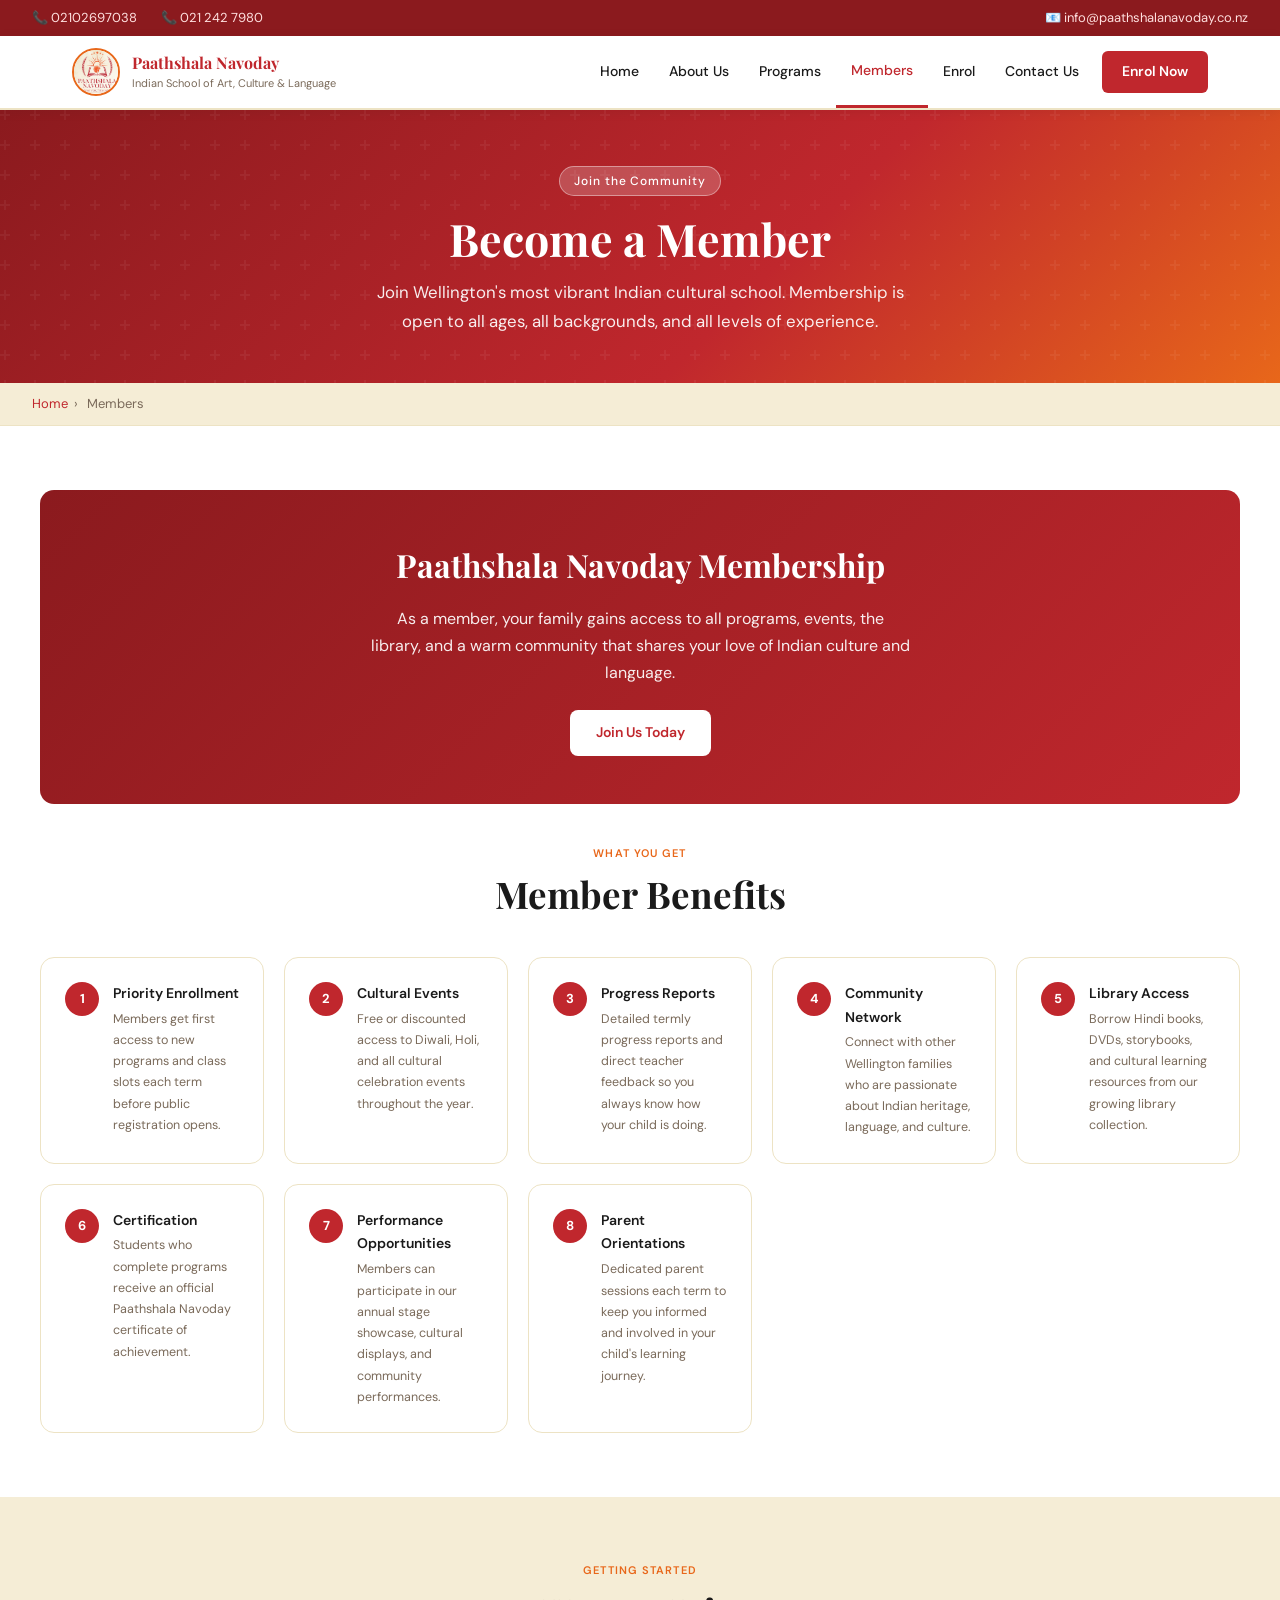
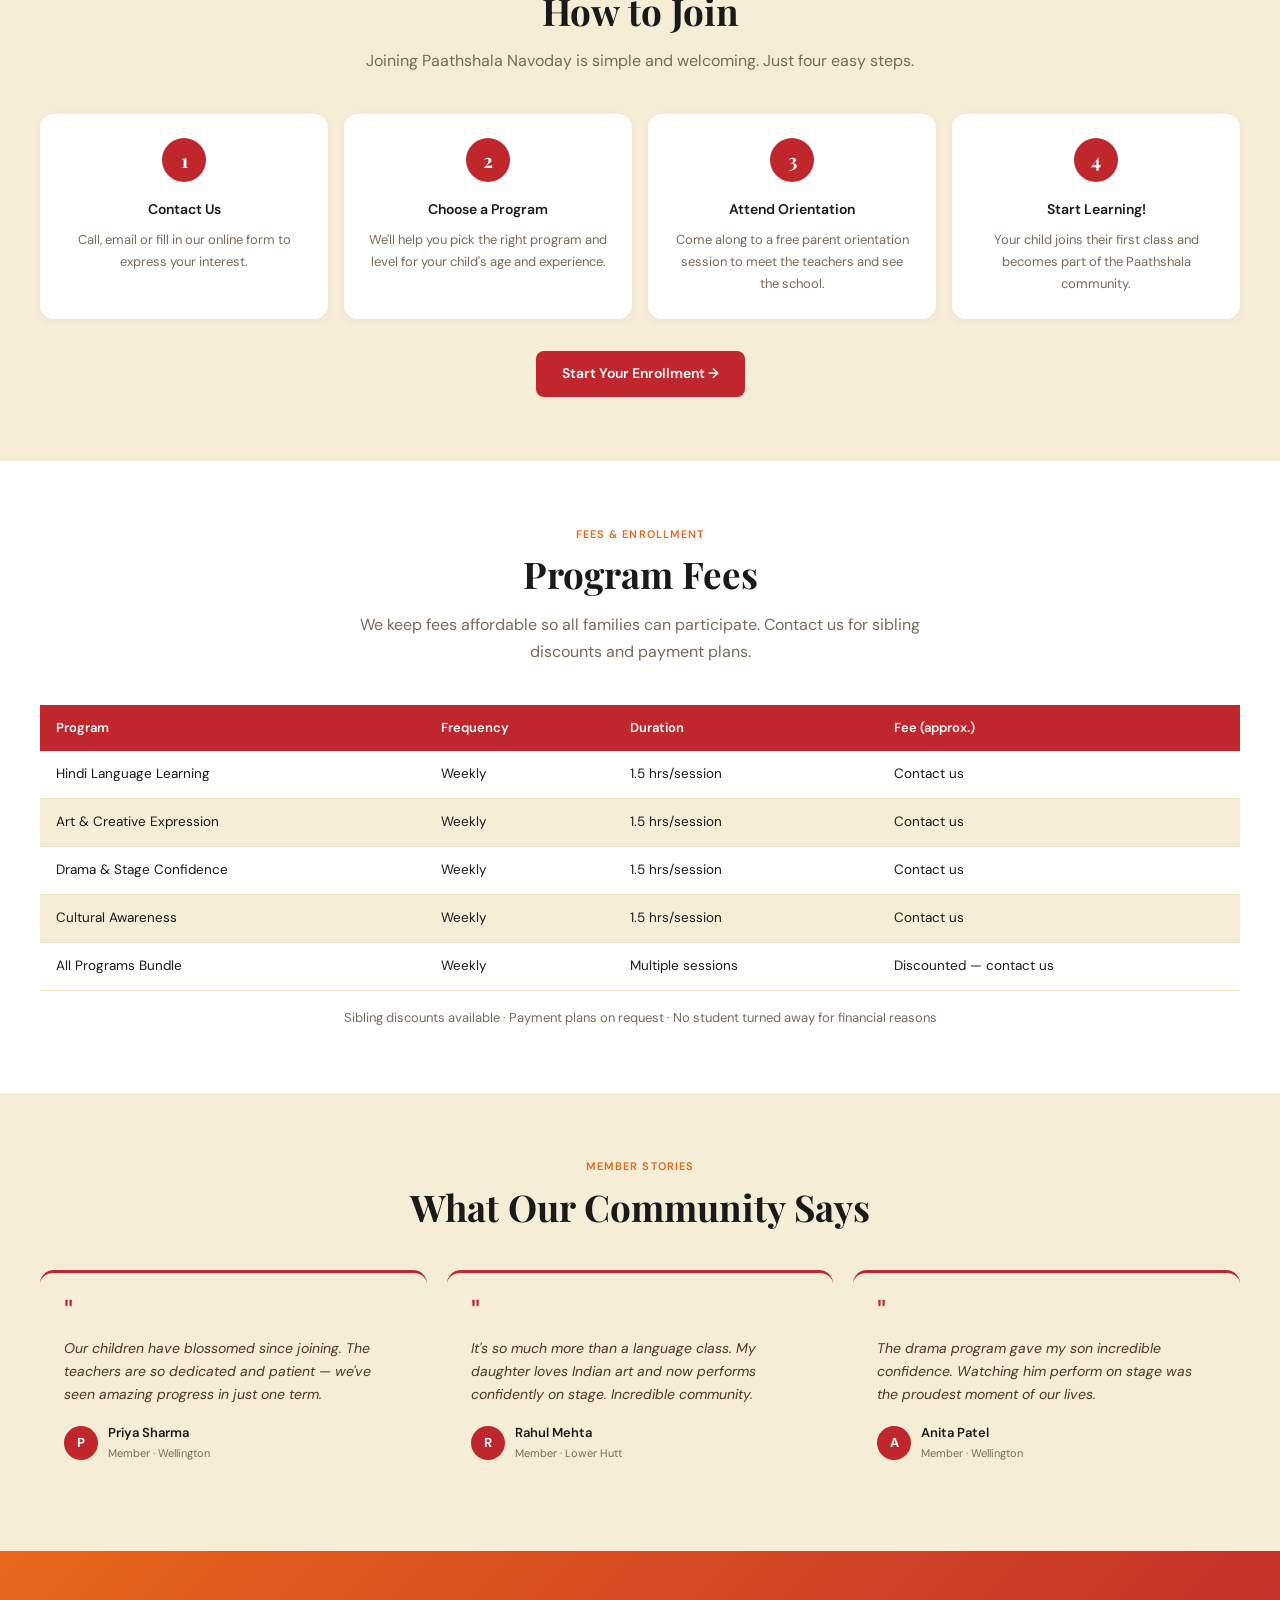
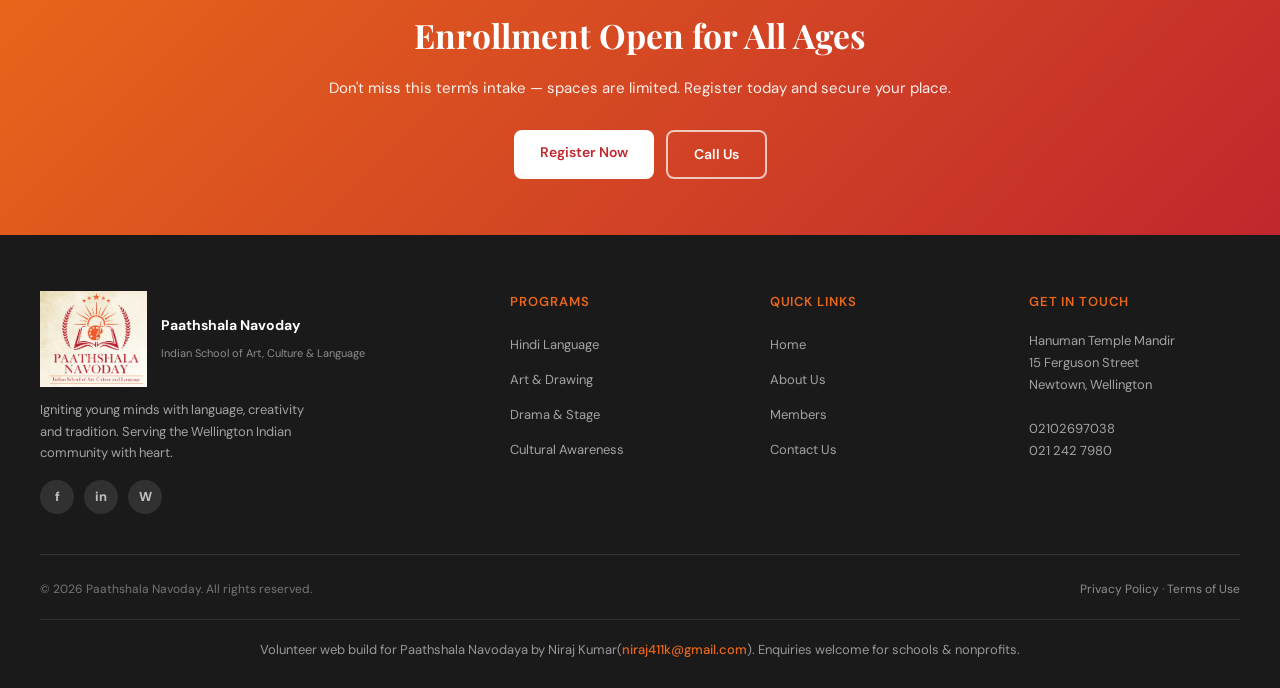
<file: members/members.html>
<!DOCTYPE html>
<html lang="en">
<head>
  <meta charset="UTF-8">
  <meta name="viewport" content="width=device-width, initial-scale=1.0">
  <title>Members — Paathshala Navoday</title>
  <meta name="description" content="Join the Paathshala Navoday community. Member benefits, enrollment information, and community events for Wellington families.">
<script>
(function (w) {
  var u = new URL(w.location.href);
  var p = u.pathname.split('/').filter(Boolean);
  if (p.length && /\.html?$/i.test(p[p.length - 1])) p.pop();
  if (p.length) p.pop();
  u.pathname = '/' + (p.length ? p.join('/') + '/' : '');
  var root = u.href;
  if (!/\/$/.test(root)) root += '/';
  w.__PAATHSHALA_SITE_ROOT__ = root;
})(window);
</script>
  <link rel="stylesheet" href="/assets/css/style.css">
  <link rel="stylesheet" href="/assets/css/member.css">
  <link rel="icon" href="/assets/images/logo-paathshala.png" type="image/png">
  <link rel="preconnect" href="https://fonts.googleapis.com">
  <link rel="preconnect" href="https://fonts.gstatic.com" crossorigin>
  <link rel="stylesheet" href="https://fonts.googleapis.com/css2?family=Playfair+Display:ital,wght@0,500;0,700;1,500&family=DM+Sans:wght@400;500;600&display=swap">
</head>
<body data-page="Members">
  <div id="nav-placeholder"></div>

  <main id="main-content">

    <div class="page-hero">
      <div class="badge">Join the Community</div>
      <h1>Become a Member</h1>
      <p>Join Wellington's most vibrant Indian cultural school. Membership is open to all ages, all backgrounds, and all levels of experience.</p>
    </div>

    <div class="breadcrumb" aria-label="Breadcrumb">
      <a href="#" data-root-href="index.html">Home</a><span>›</span> Members
    </div>

    <!-- MEMBER HERO + BENEFITS -->
    <section aria-labelledby="members-title">
      <div class="container">
        <div class="member-hero" role="region" aria-label="Membership overview">
          <h2 id="members-title">Paathshala Navoday Membership</h2>
          <p>As a member, your family gains access to all programs, events, the library, and a warm community that shares your love of Indian culture and language.</p>
          <a href="#" data-root-href="contact/contact.html" class="btn-white">Join Us Today</a>
        </div>

        <div class="section-header centered">
          <p class="section-label">What You Get</p>
          <h2 class="section-title">Member Benefits</h2>
        </div>
        <div class="benefits-grid">
          <div class="benefit-card">
            <div class="benefit-num" aria-hidden="true">1</div>
            <div><h4>Priority Enrollment</h4><p>Members get first access to new programs and class slots each term before public registration opens.</p></div>
          </div>
          <div class="benefit-card">
            <div class="benefit-num" aria-hidden="true">2</div>
            <div><h4>Cultural Events</h4><p>Free or discounted access to Diwali, Holi, and all cultural celebration events throughout the year.</p></div>
          </div>
          <div class="benefit-card">
            <div class="benefit-num" aria-hidden="true">3</div>
            <div><h4>Progress Reports</h4><p>Detailed termly progress reports and direct teacher feedback so you always know how your child is doing.</p></div>
          </div>
          <div class="benefit-card">
            <div class="benefit-num" aria-hidden="true">4</div>
            <div><h4>Community Network</h4><p>Connect with other Wellington families who are passionate about Indian heritage, language, and culture.</p></div>
          </div>
          <div class="benefit-card">
            <div class="benefit-num" aria-hidden="true">5</div>
            <div><h4>Library Access</h4><p>Borrow Hindi books, DVDs, storybooks, and cultural learning resources from our growing library collection.</p></div>
          </div>
          <div class="benefit-card">
            <div class="benefit-num" aria-hidden="true">6</div>
            <div><h4>Certification</h4><p>Students who complete programs receive an official Paathshala Navoday certificate of achievement.</p></div>
          </div>
          <div class="benefit-card">
            <div class="benefit-num" aria-hidden="true">7</div>
            <div><h4>Performance Opportunities</h4><p>Members can participate in our annual stage showcase, cultural displays, and community performances.</p></div>
          </div>
          <div class="benefit-card">
            <div class="benefit-num" aria-hidden="true">8</div>
            <div><h4>Parent Orientations</h4><p>Dedicated parent sessions each term to keep you informed and involved in your child's learning journey.</p></div>
          </div>
        </div>
      </div>
    </section>

    <!-- HOW TO JOIN -->
    <section style="background:var(--cream);" aria-labelledby="join-title">
      <div class="container">
        <div class="section-header centered">
          <p class="section-label">Getting Started</p>
          <h2 class="section-title" id="join-title">How to Join</h2>
          <p class="section-sub">Joining Paathshala Navoday is simple and welcoming. Just four easy steps.</p>
        </div>
        <div class="how-grid">
          <div class="how-step">
            <div class="how-num" aria-hidden="true">1</div>
            <h3>Contact Us</h3>
            <p>Call, email or fill in our online form to express your interest.</p>
          </div>
          <div class="how-step">
            <div class="how-num" aria-hidden="true">2</div>
            <h3>Choose a Program</h3>
            <p>We'll help you pick the right program and level for your child's age and experience.</p>
          </div>
          <div class="how-step">
            <div class="how-num" aria-hidden="true">3</div>
            <h3>Attend Orientation</h3>
            <p>Come along to a free parent orientation session to meet the teachers and see the school.</p>
          </div>
          <div class="how-step">
            <div class="how-num" aria-hidden="true">4</div>
            <h3>Start Learning!</h3>
            <p>Your child joins their first class and becomes part of the Paathshala community.</p>
          </div>
        </div>
        <div style="text-align:center;margin-top:2rem;">
          <a href="#" data-root-href="contact/contact.html" class="btn-primary">Start Your Enrollment →</a>
        </div>
      </div>
    </section>

    <!-- FEES -->
    <section aria-labelledby="fees-title">
      <div class="container">
        <div class="section-header centered">
          <p class="section-label">Fees &amp; Enrollment</p>
          <h2 class="section-title" id="fees-title">Program Fees</h2>
          <p class="section-sub">We keep fees affordable so all families can participate. Contact us for sibling discounts and payment plans.</p>
        </div>
        <div style="overflow-x:auto;">
          <table class="fee-table" aria-label="Program fees">
            <thead>
              <tr><th>Program</th><th>Frequency</th><th>Duration</th><th>Fee (approx.)</th></tr>
            </thead>
            <tbody>
              <tr><td>Hindi Language Learning</td><td>Weekly</td><td>1.5 hrs/session</td><td>Contact us</td></tr>
              <tr><td>Art &amp; Creative Expression</td><td>Weekly</td><td>1.5 hrs/session</td><td>Contact us</td></tr>
              <tr><td>Drama &amp; Stage Confidence</td><td>Weekly</td><td>1.5 hrs/session</td><td>Contact us</td></tr>
              <tr><td>Cultural Awareness</td><td>Weekly</td><td>1.5 hrs/session</td><td>Contact us</td></tr>
              <tr><td>All Programs Bundle</td><td>Weekly</td><td>Multiple sessions</td><td>Discounted — contact us</td></tr>
            </tbody>
          </table>
        </div>
        <p style="font-size:13px;color:var(--muted);margin-top:1rem;text-align:center;">Sibling discounts available · Payment plans on request · No student turned away for financial reasons</p>
      </div>
    </section>

    <!-- TESTIMONIALS -->
    <section style="background:var(--cream);" aria-labelledby="testi-title">
      <div class="container">
        <div class="section-header centered">
          <p class="section-label">Member Stories</p>
          <h2 class="section-title" id="testi-title">What Our Community Says</h2>
        </div>
        <div class="testi-grid">
          <div class="testi-card">
            <div class="testi-quote" aria-hidden="true">"</div>
            <p class="testi-text">Our children have blossomed since joining. The teachers are so dedicated and patient — we've seen amazing progress in just one term.</p>
            <div class="testi-author">
              <div class="testi-avatar">P</div>
              <div><div class="testi-name">Priya Sharma</div><div class="testi-role">Member · Wellington</div></div>
            </div>
          </div>
          <div class="testi-card">
            <div class="testi-quote" aria-hidden="true">"</div>
            <p class="testi-text">It's so much more than a language class. My daughter loves Indian art and now performs confidently on stage. Incredible community.</p>
            <div class="testi-author">
              <div class="testi-avatar">R</div>
              <div><div class="testi-name">Rahul Mehta</div><div class="testi-role">Member · Lower Hutt</div></div>
            </div>
          </div>
          <div class="testi-card">
            <div class="testi-quote" aria-hidden="true">"</div>
            <p class="testi-text">The drama program gave my son incredible confidence. Watching him perform on stage was the proudest moment of our lives.</p>
            <div class="testi-author">
              <div class="testi-avatar">A</div>
              <div><div class="testi-name">Anita Patel</div><div class="testi-role">Member · Wellington</div></div>
            </div>
          </div>
        </div>
      </div>
    </section>

  </main>

  <div id="footer-placeholder"></div>
  <script src="/assets/js/shared.js"></script>
</body>
</html>
</file>
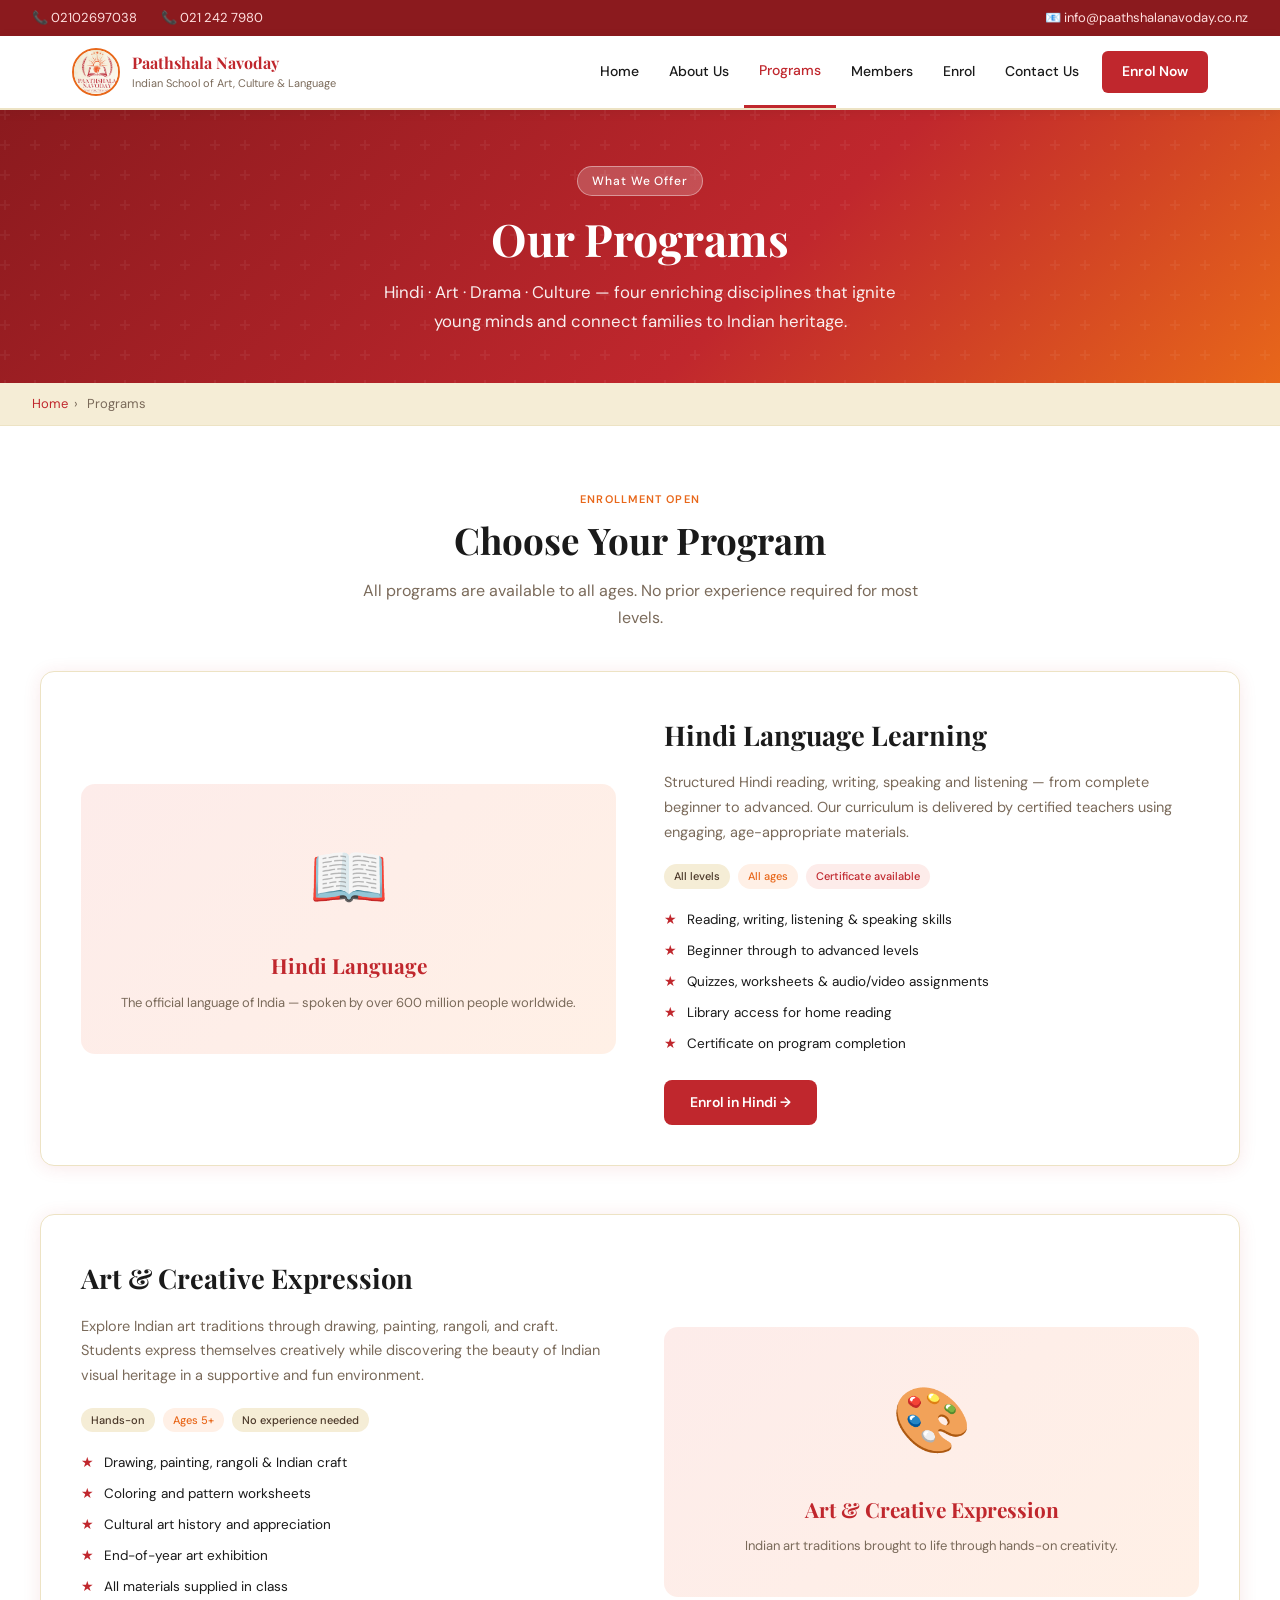
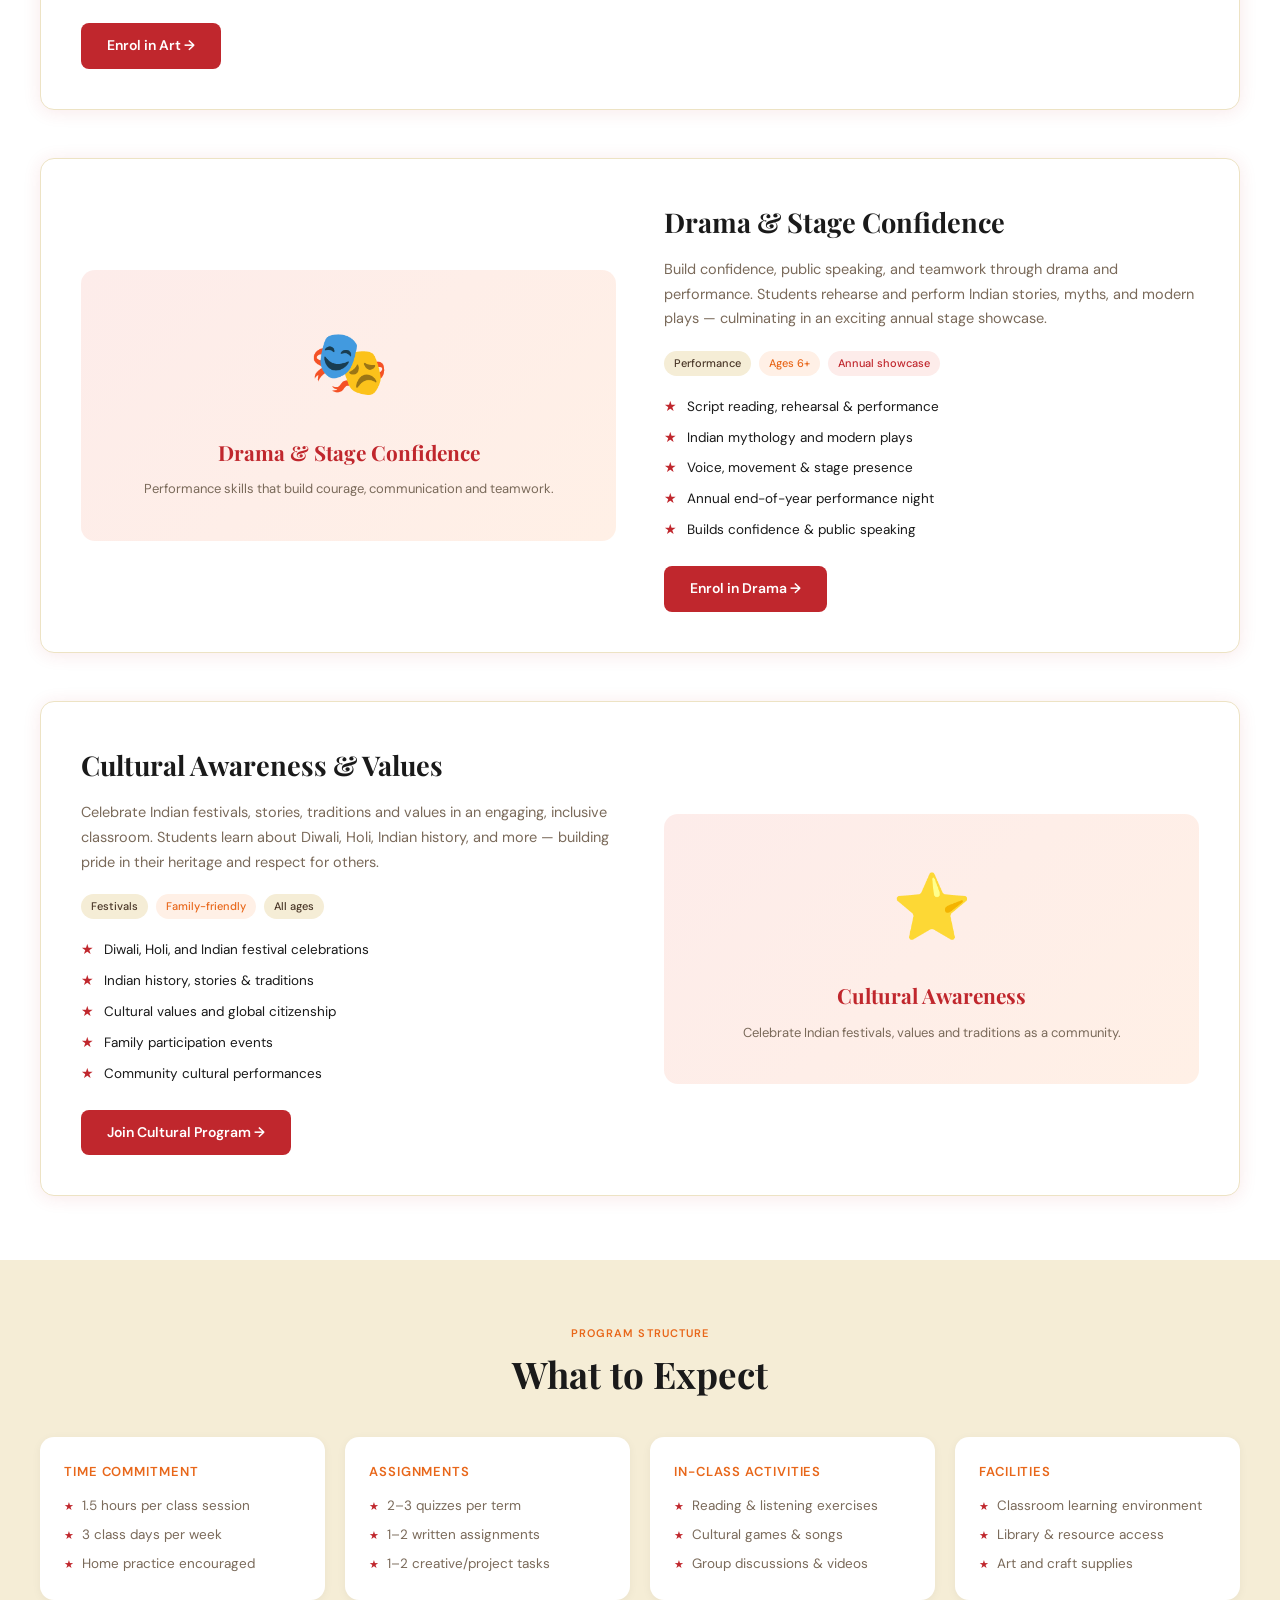
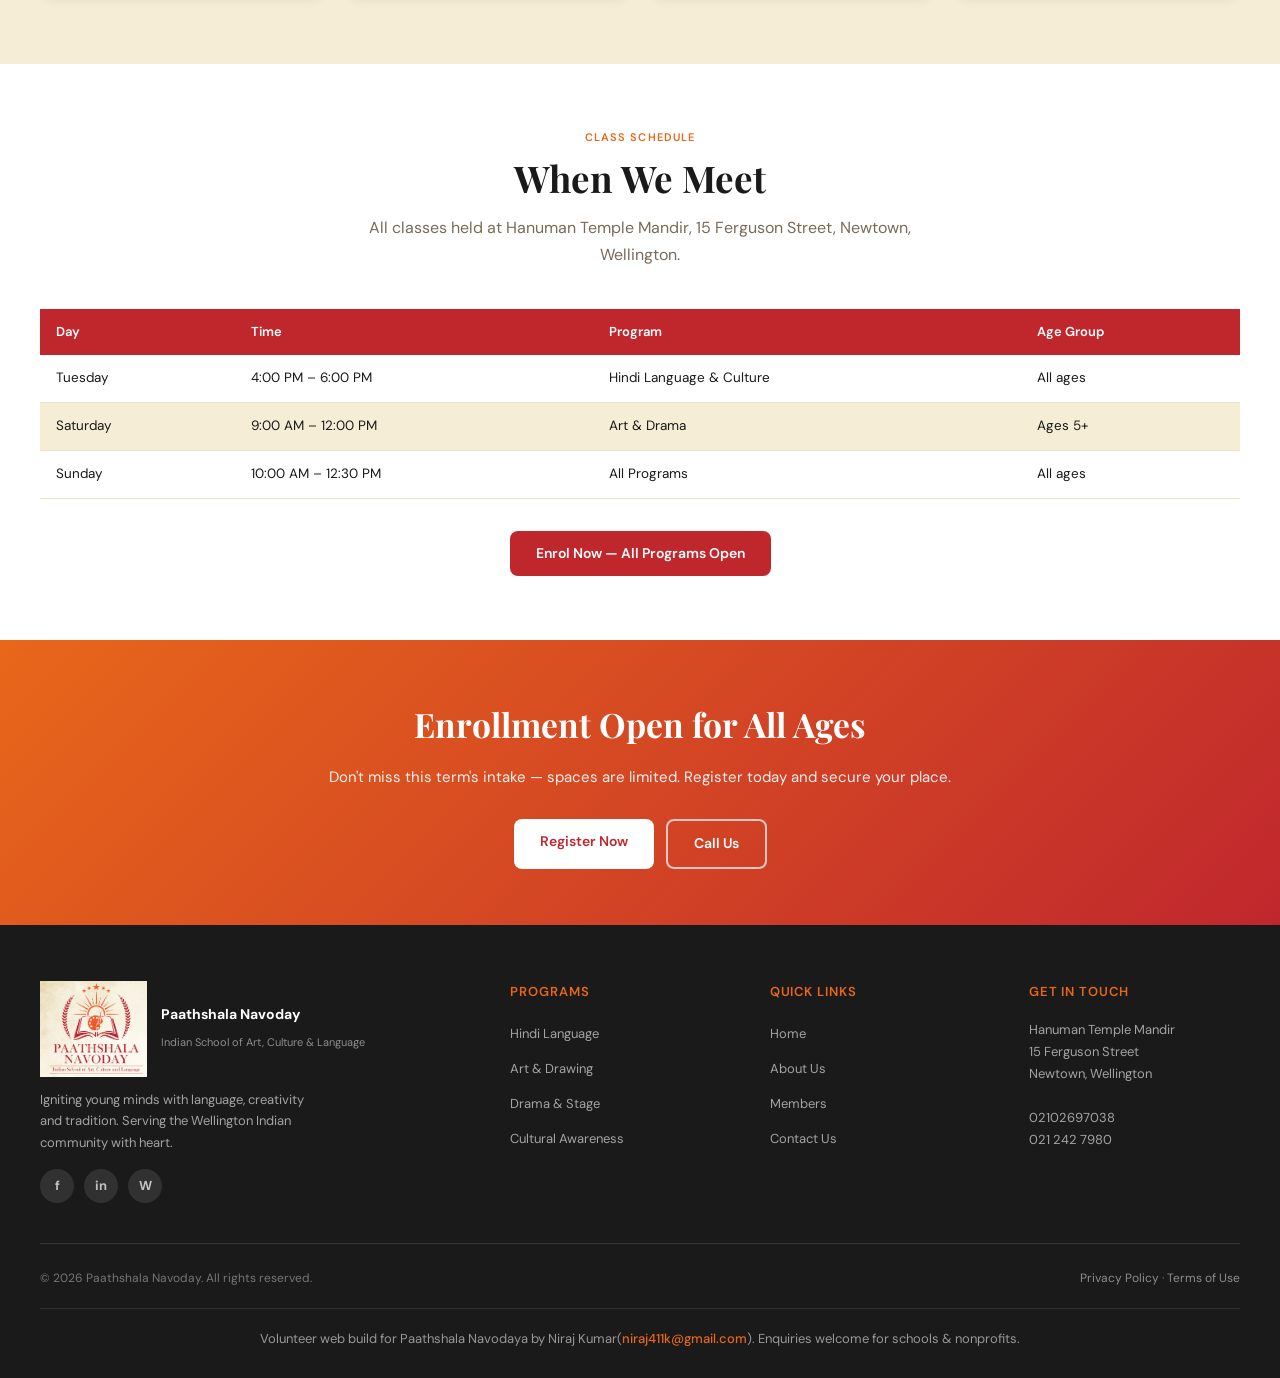
<file: programs/programs.html>
<!DOCTYPE html>
<html lang="en">
<head>
  <meta charset="UTF-8">
  <meta name="viewport" content="width=device-width, initial-scale=1.0">
  <title>Programs — Paathshala Navoday</title>
  <meta name="description" content="Explore Paathshala Navoday's programs — Hindi Language, Art, Drama and Cultural Awareness classes in Wellington, NZ.">
  <script>
  (function (w) {
    var u = new URL(w.location.href);
    var p = u.pathname.split('/').filter(Boolean);
    if (p.length && /\.html?$/i.test(p[p.length - 1])) p.pop();
    if (p.length) p.pop();
    u.pathname = '/' + (p.length ? p.join('/') + '/' : '');
    var root = u.href;
    if (!/\/$/.test(root)) root += '/';
    w.__PAATHSHALA_SITE_ROOT__ = root;
  })(window);
  </script>
  <link rel="stylesheet" href="/assets/css/style.css">
  <link rel="stylesheet" href="/assets/css/programs.css">
  <link rel="icon" href="/assets/images/logo-paathshala.png" type="image/png">
  <link rel="preconnect" href="https://fonts.googleapis.com">
  <link rel="preconnect" href="https://fonts.gstatic.com" crossorigin>
  <link href="https://fonts.googleapis.com/css2?family=Playfair+Display:ital,wght@0,500;0,700;1,500&family=DM+Sans:wght@400;500;600&display=swap" rel="stylesheet">
</head>
<body data-page="Programs">
  <div id="nav-placeholder"></div>

  <main id="main-content">

    <div class="page-hero">
      <div class="badge">What We Offer</div>
      <h1>Our Programs</h1>
      <p>Hindi · Art · Drama · Culture — four enriching disciplines that ignite young minds and connect families to Indian heritage.</p>
    </div>

    <div class="breadcrumb" aria-label="Breadcrumb">
      <a href="#" data-root-href="index.html">Home</a><span>›</span> Programs
    </div>

    <!-- ALL PROGRAMS -->
    <section aria-labelledby="programs-title">
      <div class="container">
        <div class="section-header centered">
          <p class="section-label">Enrollment Open</p>
          <h2 class="section-title" id="programs-title">Choose Your Program</h2>
          <p class="section-sub">All programs are available to all ages. No prior experience required for most levels.</p>
        </div>

        <div class="prog-full">

          <!-- HINDI -->
          <article class="prog-block" id="hindi" aria-labelledby="hindi-title">
            <div class="prog-block-visual">
              <div class="prog-big-icon" aria-hidden="true">📖</div>
              <h3>Hindi Language</h3>
              <p>The official language of India — spoken by over 600 million people worldwide.</p>
            </div>
            <div class="prog-info">
              <h2 id="hindi-title">Hindi Language Learning</h2>
              <p>Structured Hindi reading, writing, speaking and listening — from complete beginner to advanced. Our curriculum is delivered by certified teachers using engaging, age-appropriate materials.</p>
              <div class="prog-meta-row">
                <span class="tag">All levels</span>
                <span class="tag orange">All ages</span>
                <span class="tag red">Certificate available</span>
              </div>
              <div class="prog-detail">
                <div class="prog-detail-item">Reading, writing, listening &amp; speaking skills</div>
                <div class="prog-detail-item">Beginner through to advanced levels</div>
                <div class="prog-detail-item">Quizzes, worksheets &amp; audio/video assignments</div>
                <div class="prog-detail-item">Library access for home reading</div>
                <div class="prog-detail-item">Certificate on program completion</div>
              </div>
              <a href="#" data-root-href="contact/contact.html?program=Hindi" class="btn-primary">Enrol in Hindi →</a>
            </div>
          </article>

          <!-- ART -->
          <article class="prog-block reverse" id="art" aria-labelledby="art-title">
            <div class="prog-block-visual">
              <div class="prog-big-icon" aria-hidden="true">🎨</div>
              <h3>Art &amp; Creative Expression</h3>
              <p>Indian art traditions brought to life through hands-on creativity.</p>
            </div>
            <div class="prog-info">
              <h2 id="art-title">Art &amp; Creative Expression</h2>
              <p>Explore Indian art traditions through drawing, painting, rangoli, and craft. Students express themselves creatively while discovering the beauty of Indian visual heritage in a supportive and fun environment.</p>
              <div class="prog-meta-row">
                <span class="tag">Hands-on</span>
                <span class="tag orange">Ages 5+</span>
                <span class="tag">No experience needed</span>
              </div>
              <div class="prog-detail">
                <div class="prog-detail-item">Drawing, painting, rangoli &amp; Indian craft</div>
                <div class="prog-detail-item">Coloring and pattern worksheets</div>
                <div class="prog-detail-item">Cultural art history and appreciation</div>
                <div class="prog-detail-item">End-of-year art exhibition</div>
                <div class="prog-detail-item">All materials supplied in class</div>
              </div>
              <a href="#" data-root-href="contact/contact.html?program=Art" class="btn-primary">Enrol in Art →</a>
            </div>
          </article>

          <!-- DRAMA -->
          <article class="prog-block" id="drama" aria-labelledby="drama-title">
            <div class="prog-block-visual">
              <div class="prog-big-icon" aria-hidden="true">🎭</div>
              <h3>Drama &amp; Stage Confidence</h3>
              <p>Performance skills that build courage, communication and teamwork.</p>
            </div>
            <div class="prog-info">
              <h2 id="drama-title">Drama &amp; Stage Confidence</h2>
              <p>Build confidence, public speaking, and teamwork through drama and performance. Students rehearse and perform Indian stories, myths, and modern plays — culminating in an exciting annual stage showcase.</p>
              <div class="prog-meta-row">
                <span class="tag">Performance</span>
                <span class="tag orange">Ages 6+</span>
                <span class="tag red">Annual showcase</span>
              </div>
              <div class="prog-detail">
                <div class="prog-detail-item">Script reading, rehearsal &amp; performance</div>
                <div class="prog-detail-item">Indian mythology and modern plays</div>
                <div class="prog-detail-item">Voice, movement &amp; stage presence</div>
                <div class="prog-detail-item">Annual end-of-year performance night</div>
                <div class="prog-detail-item">Builds confidence &amp; public speaking</div>
              </div>
              <a href="#" data-root-href="contact/contact.html?program=Drama" class="btn-primary">Enrol in Drama →</a>
            </div>
          </article>

          <!-- CULTURE -->
          <article class="prog-block reverse" id="culture" aria-labelledby="culture-title">
            <div class="prog-block-visual">
              <div class="prog-big-icon" aria-hidden="true">⭐</div>
              <h3>Cultural Awareness</h3>
              <p>Celebrate Indian festivals, values and traditions as a community.</p>
            </div>
            <div class="prog-info">
              <h2 id="culture-title">Cultural Awareness &amp; Values</h2>
              <p>Celebrate Indian festivals, stories, traditions and values in an engaging, inclusive classroom. Students learn about Diwali, Holi, Indian history, and more — building pride in their heritage and respect for others.</p>
              <div class="prog-meta-row">
                <span class="tag">Festivals</span>
                <span class="tag orange">Family-friendly</span>
                <span class="tag">All ages</span>
              </div>
              <div class="prog-detail">
                <div class="prog-detail-item">Diwali, Holi, and Indian festival celebrations</div>
                <div class="prog-detail-item">Indian history, stories &amp; traditions</div>
                <div class="prog-detail-item">Cultural values and global citizenship</div>
                <div class="prog-detail-item">Family participation events</div>
                <div class="prog-detail-item">Community cultural performances</div>
              </div>
              <a href="#" data-root-href="contact/contact.html?program=Culture" class="btn-primary">Join Cultural Program →</a>
            </div>
          </article>

        </div>
      </div>
    </section>

    <!-- WORKLOAD / STRUCTURE -->
    <section style="background:var(--cream);" aria-labelledby="structure-title">
      <div class="container">
        <div class="section-header centered">
          <p class="section-label">Program Structure</p>
          <h2 class="section-title" id="structure-title">What to Expect</h2>
        </div>
        <div class="workload-grid">
          <div class="workload-card">
            <h4>Time Commitment</h4>
            <ul>
              <li>1.5 hours per class session</li>
              <li>3 class days per week</li>
              <li>Home practice encouraged</li>
            </ul>
          </div>
          <div class="workload-card">
            <h4>Assignments</h4>
            <ul>
              <li>2–3 quizzes per term</li>
              <li>1–2 written assignments</li>
              <li>1–2 creative/project tasks</li>
            </ul>
          </div>
          <div class="workload-card">
            <h4>In-class Activities</h4>
            <ul>
              <li>Reading &amp; listening exercises</li>
              <li>Cultural games &amp; songs</li>
              <li>Group discussions &amp; videos</li>
            </ul>
          </div>
          <div class="workload-card">
            <h4>Facilities</h4>
            <ul>
              <li>Classroom learning environment</li>
              <li>Library &amp; resource access</li>
              <li>Art and craft supplies</li>
            </ul>
          </div>
        </div>
      </div>
    </section>

    <!-- SCHEDULE -->
    <section aria-labelledby="sched-title">
      <div class="container">
        <div class="section-header centered">
          <p class="section-label">Class Schedule</p>
          <h2 class="section-title" id="sched-title">When We Meet</h2>
          <p class="section-sub">All classes held at Hanuman Temple Mandir, 15 Ferguson Street, Newtown, Wellington.</p>
        </div>
        <div style="overflow-x:auto;">
          <table class="sched-table" aria-label="Class schedule">
            <thead>
              <tr><th>Day</th><th>Time</th><th>Program</th><th>Age Group</th></tr>
            </thead>
            <tbody>
              <tr><td>Tuesday</td><td>4:00 PM – 6:00 PM</td><td>Hindi Language &amp; Culture</td><td>All ages</td></tr>
              <tr><td>Saturday</td><td>9:00 AM – 12:00 PM</td><td>Art &amp; Drama</td><td>Ages 5+</td></tr>
              <tr><td>Sunday</td><td>10:00 AM – 12:30 PM</td><td>All Programs</td><td>All ages</td></tr>
            </tbody>
          </table>
        </div>
        <div style="text-align:center;margin-top:2rem;">
          <a href="#" data-root-href="contact/contact.html" class="btn-primary">Enrol Now — All Programs Open</a>
        </div>
      </div>
    </section>

  </main>

  <div id="footer-placeholder"></div>
  <script src="/assets/js/shared.js"></script>
</body>
</html>
</file>
<file: assets/css/style.css>
/* =============================================
   PAATHSHALA NAVODAY — Shared Stylesheet
   All pages import this file
   ============================================= */

/* --- BRAND TOKENS --- */
:root {
  --red:       #C0272D;
  --red-dark:  #8B1A1E;
  --red-light: #FDECEA;
  --orange:    #E8671A;
  --orange-lt: #FFF0E6;
  --cream:     #F5EDD6;
  --cream-dk:  #EDE3C4;
  --dark:      #1A1A1A;
  --mid:       #4A3728;
  --muted:     #7A6A5A;
  --white:     #FFFFFF;
  --radius:    8px;
  --radius-lg: 14px;
  --shadow:    0 2px 18px rgba(192,39,45,0.10);
  --font-head: 'Playfair Display', Georgia, serif;
  --font-body: 'DM Sans', sans-serif;
}

/* --- RESET --- */
*, *::before, *::after { box-sizing: border-box; margin: 0; padding: 0; }
html { scroll-behavior: smooth; }
body { font-family: var(--font-body); color: var(--dark); background: var(--white); line-height: 1.7; }
img { max-width: 100%; display: block; }
a { color: inherit; text-decoration: none; }
ul { list-style: none; }

/* --- SKIP LINK (WCAG 2.0) --- */
.skip-link {
  position: absolute; top: -50px; left: 1rem; z-index: 999;
  background: var(--red); color: #fff; padding: 8px 16px;
  border-radius: 0 0 var(--radius) var(--radius); font-size: 14px;
  transition: top 0.2s;
}
.skip-link:focus { top: 0; }

/* --- TOP BAR --- */
.top-bar {
  background: var(--red-dark); color: #fff;
  padding: 7px 2rem; display: flex; justify-content: space-between;
  align-items: center; font-size: 13px; flex-wrap: wrap; gap: 6px;
}
.top-bar a { color: #ffe0df; transition: color 0.2s; }
.top-bar a:hover { color: #fff; }
.top-bar-left { display: flex; gap: 1.5rem; align-items: center; }

/* --- NAVBAR --- */
.navbar {
  background: var(--white); border-bottom: 2px solid var(--cream-dk);
  position: sticky; top: 0; z-index: 100;
  box-shadow: 0 2px 12px rgba(0,0,0,0.06);
}
.nav-inner {
  max-width: 1200px; margin: 0 auto;
  display: flex; align-items: center; justify-content: space-between;
  padding: 0 2rem; height: 72px;
}
.nav-logo { display: flex; align-items: center; gap: 12px; }
.logo-emblem {
  width: 48px; height: 48px; border-radius: 50%;
  background: var(--red); display: flex; align-items: center;
  justify-content: center; color: #fff; font-family: var(--font-head);
  font-size: 18px; font-weight: 700; flex-shrink: 0;
  border: 2px solid var(--orange);
  overflow: hidden;
}
.logo-emblem img {
  width: 100%;
  height: 100%;
  object-fit: cover;
}
.logo-text { line-height: 1.2; }
.logo-text strong { display: block; font-family: var(--font-head); font-size: 16px; color: var(--red); }
.logo-text span { font-size: 11px; color: var(--muted); }

.nav-links { display: flex; gap: 0; align-items: center; }
.nav-links > li { position: relative; }
.nav-links > li > a,
.nav-links > li > button {
  display: flex; align-items: center; gap: 4px;
  padding: 0 15px; height: 72px; font-size: 14px; font-weight: 500;
  color: var(--dark); border: none; background: none; cursor: pointer;
  transition: color 0.2s; white-space: nowrap; font-family: var(--font-body);
}
.nav-links > li > a:hover,
.nav-links > li > button:hover { color: var(--red); }
.nav-links > li > a.active   { color: var(--red); border-bottom: 3px solid var(--red); }

.dropdown {
  display: none; position: absolute; top: 100%; left: 0;
  background: var(--white); border: 1px solid var(--cream-dk);
  border-radius: 0 0 var(--radius-lg) var(--radius-lg);
  min-width: 210px; box-shadow: var(--shadow); z-index: 200;
}
.dropdown li a {
  display: block; padding: 10px 18px; font-size: 13px;
  color: var(--dark); transition: background 0.15s, color 0.15s;
}
.dropdown li a:hover { background: var(--red-light); color: var(--red); }
.nav-links > li:hover .dropdown { display: block; }

.nav-cta {
  background: var(--red) !important; color: #fff !important;
  padding: 9px 20px !important; border-radius: 6px;
  height: auto !important; font-weight: 600 !important;
  margin-left: 8px; transition: background 0.2s !important;
}
.nav-cta:hover { background: var(--red-dark) !important; }

.hamburger {
  display: none; flex-direction: column; gap: 5px;
  cursor: pointer; background: none; border: none; padding: 4px;
}
.hamburger span { width: 24px; height: 2px; background: var(--dark); border-radius: 2px; transition: all 0.3s; }

.mobile-nav {
  display: none; flex-direction: column;
  background: var(--white); border-top: 1px solid var(--cream-dk);
  padding: 1rem 2rem 1.5rem;
}
.mobile-nav a {
  display: block; padding: 10px 0; font-size: 15px; color: var(--dark);
  border-bottom: 0.5px solid var(--cream-dk);
}
.mobile-nav.open { display: flex; }

/* --- PAGE HERO BANNER (inner pages) --- */
.page-hero {
  background: linear-gradient(135deg, var(--red-dark) 0%, var(--red) 60%, var(--orange) 100%);
  color: #fff; padding: 3.5rem 2rem 3rem; text-align: center;
  position: relative; overflow: hidden;
}
.page-hero::before {
  content: ''; position: absolute; inset: 0; opacity: 0.05;
  background: url("data:image/svg+xml,%3Csvg width='60' height='60' viewBox='0 0 60 60' xmlns='http://www.w3.org/2000/svg'%3E%3Cg fill='%23ffffff'%3E%3Cpath d='M36 34v-4h-2v4h-4v2h4v4h2v-4h4v-2h-4zm0-30V0h-2v4h-4v2h4v4h2V6h4V4h-4zM6 34v-4H4v4H0v2h4v4h2v-4h4v-2H6zM6 4V0H4v4H0v2h4v4h2V6h4V4H6z'/%3E%3C/g%3E%3C/svg%3E");
}
.page-hero .badge {
  display: inline-block; background: rgba(255,255,255,0.2);
  border: 1px solid rgba(255,255,255,0.4); color: #fff;
  padding: 4px 14px; border-radius: 20px; font-size: 12px;
  font-weight: 500; letter-spacing: 0.08em; margin-bottom: 1rem;
}
.page-hero h1 {
  font-family: var(--font-head); font-size: clamp(1.8rem, 4vw, 2.8rem);
  font-weight: 700; margin-bottom: 0.75rem; line-height: 1.2;
}
.page-hero p { font-size: 1.05rem; opacity: 0.92; max-width: 560px; margin: 0 auto; }

/* --- BREADCRUMB --- */
.breadcrumb {
  background: var(--cream); padding: 10px 2rem;
  font-size: 13px; color: var(--muted);
  border-bottom: 1px solid var(--cream-dk);
}
.breadcrumb a { color: var(--red); }
.breadcrumb a:hover { text-decoration: underline; }
.breadcrumb span { margin: 0 6px; }

/* --- SECTIONS --- */
section { padding: 4rem 2rem; }
.container { max-width: 1200px; margin: 0 auto; }
.section-label {
  font-size: 11px; font-weight: 600; text-transform: uppercase;
  letter-spacing: 0.1em; color: var(--orange); margin-bottom: 0.5rem;
}
.section-title {
  font-family: var(--font-head); font-size: clamp(1.6rem, 3vw, 2.3rem);
  font-weight: 700; color: var(--dark); line-height: 1.25; margin-bottom: 0.85rem;
}
.section-sub { font-size: 1rem; color: var(--muted); max-width: 600px; }
.section-header { margin-bottom: 2.5rem; }
.section-header.centered { text-align: center; }
.section-header.centered .section-sub { margin: 0 auto; }

/* --- BUTTONS --- */
.btn-primary {
  display: inline-block; background: var(--red); color: #fff;
  padding: 11px 26px; border-radius: var(--radius); font-weight: 600;
  font-size: 14px; border: none; cursor: pointer; transition: all 0.2s;
}
.btn-primary:hover { background: var(--red-dark); transform: translateY(-1px); }
.btn-outline {
  display: inline-block; background: transparent; color: var(--red);
  padding: 11px 26px; border-radius: var(--radius); font-weight: 600;
  font-size: 14px; border: 2px solid var(--red); cursor: pointer; transition: all 0.2s;
}
.btn-outline:hover { background: var(--red-light); }
.btn-white {
  display: inline-block; background: #fff; color: var(--red);
  padding: 11px 26px; border-radius: var(--radius); font-weight: 600;
  font-size: 14px; border: none; cursor: pointer; transition: all 0.2s;
}
.btn-white:hover { background: var(--cream); }

/* --- CARDS SHARED --- */
.card {
  background: var(--white); border-radius: var(--radius-lg);
  border: 1px solid var(--cream-dk); transition: all 0.22s;
}
.card:hover { transform: translateY(-4px); box-shadow: 0 10px 28px rgba(192,39,45,0.12); border-color: var(--red); }

/* --- TAGS --- */
.tag {
  display: inline-block; font-size: 11px; padding: 3px 10px;
  border-radius: 20px; background: var(--cream); color: var(--mid); font-weight: 500;
}
.tag.orange { background: var(--orange-lt); color: var(--orange); }
.tag.red    { background: var(--red-light); color: var(--red); }

/* --- ENROLLMENT BANNER --- */
.enroll-banner {
  background: linear-gradient(135deg, var(--orange), var(--red));
  color: #fff; text-align: center; padding: 3.5rem 2rem;
}
.enroll-banner h2 { font-family: var(--font-head); font-size: clamp(1.5rem, 3vw, 2.1rem); margin-bottom: 0.75rem; }
.enroll-banner p  { opacity: 0.92; margin-bottom: 1.75rem; font-size: 15px; }
.enroll-actions   { display: flex; gap: 12px; justify-content: center; flex-wrap: wrap; }

/* --- FOOTER --- */
footer { background: var(--dark); color: #fff; padding: 3.5rem 2rem 1.5rem; }
.footer-grid {
  max-width: 1200px; margin: 0 auto;
  display: grid; grid-template-columns: 2fr 1fr 1fr 1fr; gap: 3rem;
  padding-bottom: 2.5rem; border-bottom: 1px solid rgba(255,255,255,0.12);
  margin-bottom: 1.5rem;
}
.footer-logo { display: flex; align-items: center; gap: 14px; margin-bottom: 0.75rem; }
.footer-logo-img {
  height: 96px;
  width: auto;
  max-width: min(120px, 28vw);
  object-fit: contain;
  flex-shrink: 0;
  display: block;
}
.footer-logo-text strong { display: block; font-size: 14px; color: #fff; }
.footer-logo-text span   { font-size: 11px; color: rgba(255,255,255,0.5); }
.footer-brand p { font-size: 13px; color: rgba(255,255,255,0.6); line-height: 1.65; max-width: 280px; margin-top: 0.75rem; }
.footer-col h4  { font-size: 13px; font-weight: 600; color: var(--orange); text-transform: uppercase; letter-spacing: 0.07em; margin-bottom: 1rem; }
.footer-col ul  { display: flex; flex-direction: column; gap: 8px; }
.footer-col li a { font-size: 13px; color: rgba(255,255,255,0.6); transition: color 0.2s; }
.footer-col li a:hover { color: var(--orange); }
.footer-col address { font-size: 13px; color: rgba(255,255,255,0.6); font-style: normal; line-height: 1.7; }
.social-links { display: flex; gap: 10px; margin-top: 1rem; }
.social-link {
  width: 34px; height: 34px; border-radius: 50%;
  background: rgba(255,255,255,0.1); display: flex; align-items: center;
  justify-content: center; color: rgba(255,255,255,0.7);
  font-size: 13px; font-weight: 700; transition: background 0.2s;
}
.social-link:hover { background: var(--red); color: #fff; }
.footer-bottom {
  max-width: 1200px;
  margin: 0 auto;
  padding-bottom: 1.25rem;
  margin-bottom: 1.25rem;
  border-bottom: 1px solid rgba(255, 255, 255, 0.1);
  display: flex;
  justify-content: space-between;
  align-items: center;
  font-size: 12px;
  color: rgba(255, 255, 255, 0.4);
  flex-wrap: wrap;
  gap: 8px;
}
.footer-bottom a { color: rgba(255, 255, 255, 0.5); }
.footer-bottom a:hover { color: var(--orange); }
.footer-credit {
  max-width: 900px;
  margin: 0 auto;
  padding: 0 1rem 0.25rem;
  text-align: center;
}
.footer-credit__text {
  font-size: clamp(11px, 1.9vw, 13px);
  line-height: 1.55;
  color: rgba(255, 255, 255, 0.55);
  margin: 0;
  text-wrap: balance;
}
.footer-credit__text a {
  color: var(--orange);
  font-weight: 500;
}
.footer-credit__text a:hover {
  color: #fff;
  text-decoration: underline;
}

/* --- FORM ELEMENTS --- */
.form-group { margin-bottom: 1rem; }
.form-group label { display: block; font-size: 13px; font-weight: 500; color: var(--mid); margin-bottom: 5px; }
.form-group input,
.form-group select,
.form-group textarea {
  width: 100%; padding: 10px 14px; border-radius: var(--radius);
  border: 1.5px solid var(--cream-dk); background: var(--white);
  font-family: var(--font-body); font-size: 14px; color: var(--dark);
  transition: border-color 0.2s; outline: none;
}
.form-group input:focus,
.form-group select:focus,
.form-group textarea:focus {
  border-color: var(--red); box-shadow: 0 0 0 3px rgba(192,39,45,0.12);
}
.form-group textarea { height: 100px; resize: vertical; }
.form-row { display: grid; grid-template-columns: 1fr 1fr; gap: 1rem; }
.form-submit {
  width: 100%; padding: 12px; border-radius: var(--radius);
  background: var(--red); color: #fff; border: none;
  font-family: var(--font-body); font-size: 15px; font-weight: 600;
  cursor: pointer; transition: background 0.2s;
}
.form-submit:hover { background: var(--red-dark); }

/* --- WCAG FOCUS STYLES --- */
a:focus-visible,
button:focus-visible,
input:focus-visible,
select:focus-visible,
textarea:focus-visible {
  outline: 3px solid var(--orange); outline-offset: 2px;
}

/* --- RESPONSIVE --- */
@media (max-width: 900px) {
  .footer-grid { grid-template-columns: 1fr 1fr; gap: 2rem; }
}
@media (max-width: 650px) {
  .nav-links  { display: none; }
  .hamburger  { display: flex; }
  section     { padding: 2.75rem 1.25rem; }
  .footer-grid { grid-template-columns: 1fr; gap: 1.5rem; }
  .form-row   { grid-template-columns: 1fr; }
  .top-bar    { justify-content: center; }
}

/* --- ANIMATIONS --- */
@keyframes fadeUp {
  from { opacity: 0; transform: translateY(16px); }
  to   { opacity: 1; transform: translateY(0); }
}
.fade-up { animation: fadeUp 0.55s ease both; }
</file>
<file: assets/css/about.css>
.vision-grid { display:grid; grid-template-columns:1fr 1fr; gap:3rem; align-items:center; }
.vision-text h2 { font-family:var(--font-head); font-size:2rem; color:var(--dark); margin-bottom:1rem; }
.vision-text p  { color:var(--muted); margin-bottom:1rem; line-height:1.75; }
.vision-visual  { background:linear-gradient(135deg,var(--red),var(--orange)); border-radius:var(--radius-lg); padding:2.5rem; color:#fff; }
.vision-visual h3 { font-family:var(--font-head); font-size:1.5rem; margin-bottom:1rem; }
.vision-visual p  { font-size:14px; opacity:0.9; line-height:1.7; }

.values-grid { display:grid; grid-template-columns:repeat(auto-fit,minmax(220px,1fr)); gap:1.25rem; }
.value-card  { background:var(--white); border-radius:var(--radius-lg); padding:1.75rem; border-top:4px solid var(--red); box-shadow:var(--shadow); }
.value-icon  { font-size:2rem; margin-bottom:0.75rem; }
.value-card h3 { font-family:var(--font-head); font-size:1.05rem; color:var(--dark); margin-bottom:0.5rem; }
.value-card p  { font-size:13.5px; color:var(--muted); }

.team-grid { display:grid; grid-template-columns:repeat(auto-fit,minmax(200px,1fr)); gap:1.5rem; }
.team-card { text-align:center; }
.team-avatar {
  width:80px; height:80px; border-radius:50%; margin:0 auto 1rem;
  background:var(--red); display:flex; align-items:center; justify-content:center;
  color:#fff; font-family:var(--font-head); font-size:2rem; font-weight:700;
  border:3px solid var(--orange);
}
.team-card h3 { font-size:1rem; font-weight:600; color:var(--dark); margin-bottom:3px; }
.team-card p  { font-size:13px; color:var(--muted); }

.parent-grid { display:grid; grid-template-columns:1fr 1fr; gap:3rem; align-items:start; }
.parent-steps { display:flex; flex-direction:column; gap:10px; }
.parent-step  { display:flex; gap:14px; align-items:flex-start; padding:1rem 1.25rem; background:var(--white); border-radius:var(--radius-lg); border-left:3px solid var(--orange); }
.step-num     { width:28px; height:28px; border-radius:50%; background:var(--orange); color:#fff; display:flex; align-items:center; justify-content:center; font-size:12px; font-weight:700; flex-shrink:0; }
.parent-step h4 { font-size:13.5px; font-weight:600; color:var(--dark); margin-bottom:2px; }
.parent-step p  { font-size:12.5px; color:var(--muted); }

@media(max-width:750px){
  .vision-grid,.parent-grid { grid-template-columns:1fr; }
}
</file>
<file: assets/css/contact.css>
.contact-grid { display:grid; grid-template-columns:1fr 1.3fr; gap:3rem; }

.contact-detail-cards { display:flex; flex-direction:column; gap:1rem; margin-bottom:2rem; }
.contact-detail-card { display:flex; align-items:flex-start; gap:14px; background:var(--white); border-radius:var(--radius-lg); padding:1.25rem 1.5rem; border:1px solid var(--cream-dk); transition:border-color 0.2s; }
.contact-detail-card:hover { border-color:var(--red); }
.contact-icon { width:40px; height:40px; border-radius:50%; background:var(--red); display:flex; align-items:center; justify-content:center; font-size:18px; flex-shrink:0; color:#fff; }
.contact-detail-card h4 { font-size:13px; font-weight:600; color:var(--dark); margin-bottom:3px; }
.contact-detail-card p, .contact-detail-card a { font-size:13.5px; color:var(--muted); }
.contact-detail-card a { color:var(--red); }
.contact-detail-card a:hover { text-decoration:underline; }

.contact-form-box { background:var(--white); border-radius:var(--radius-lg); padding:2rem; box-shadow:var(--shadow); border:1px solid var(--cream-dk); }
.contact-form-box h2 { font-family:var(--font-head); font-size:1.5rem; color:var(--dark); margin-bottom:1.5rem; }

.success-msg { display:none; background:#e8f5e9; border:1px solid #a5d6a7; border-radius:var(--radius); padding:1rem 1.25rem; color:#2e7d32; font-size:14px; margin-top:1rem; }

.map-placeholder {
  position: relative;
  overflow: hidden;
  border-radius: var(--radius-lg);
  min-height: 220px;
  border: 1px solid var(--cream-dk);
  background-color: #e8e4df;
  background-image: url("../images/contact-map-bg.png");
  background-size: cover;
  background-position: center;
  display: flex;
  align-items: center;
  justify-content: center;
  padding: 1rem;
}
.map-placeholder__inner {
  display: flex;
  flex-direction: column;
  align-items: center;
  justify-content: center;
  gap: 8px;
  max-width: 22rem;
  padding: 1.1rem 1.35rem;
  text-align: center;
  font-size: 14px;
  color: var(--muted);
  background: rgba(255, 255, 255, 0.93);
  border-radius: var(--radius);
  border: 1px solid rgba(0, 0, 0, 0.06);
  box-shadow: 0 8px 28px rgba(0, 0, 0, 0.1);
}
.map-placeholder__pin { font-size: 2rem; line-height: 1; }
.map-placeholder__title { color: var(--dark); font-size: 15px; }
.map-placeholder__line { font-size: 13.5px; line-height: 1.45; }
.map-placeholder__maps {
  color: var(--red);
  font-size: 13px;
  font-weight: 600;
  margin-top: 2px;
}
.map-placeholder__maps:hover { text-decoration: underline; }

.faq-list { display:flex; flex-direction:column; gap:0; }
.faq-item { border-bottom:1px solid var(--cream-dk); }
.faq-q { width:100%; background:none; border:none; text-align:left; padding:1rem 0; font-family:var(--font-body); font-size:14.5px; font-weight:600; color:var(--dark); cursor:pointer; display:flex; justify-content:space-between; align-items:center; }
.faq-q:hover { color:var(--red); }
.faq-a { display:none; padding:0 0 1rem; font-size:13.5px; color:var(--muted); line-height:1.7; }
.faq-a.open { display:block; }

@media(max-width:800px){ .contact-grid { grid-template-columns:1fr; } }
</file>
<file: assets/css/landing.css>
/* ── LANDING HERO ── */
.landing-hero {
    background: linear-gradient(135deg, var(--red-dark) 0%, var(--red) 55%, var(--orange) 100%);
    color: #fff;
    padding: 5rem 2rem 4rem;
    position: relative;
    overflow: hidden;
  }
  .landing-hero::before {
    content: ''; position: absolute; inset: 0; opacity: 0.05;
    background: url("data:image/svg+xml,%3Csvg width='60' height='60' viewBox='0 0 60 60' xmlns='http://www.w3.org/2000/svg'%3E%3Cg fill='%23ffffff'%3E%3Cpath d='M36 34v-4h-2v4h-4v2h4v4h2v-4h4v-2h-4zm0-30V0h-2v4h-4v2h4v4h2V6h4V4h-4zM6 34v-4H4v4H0v2h4v4h2v-4h4v-2H6zM6 4V0H4v4H0v2h4v4h2V6h4V4H6z'/%3E%3C/g%3E%3C/svg%3E");
  }
  .landing-inner {
    max-width: 1200px; margin: 0 auto;
    display: grid; grid-template-columns: 1fr 420px; gap: 4rem; align-items: center;
  }
  .landing-headline { position: relative; }
  .landing-badge {
    display: inline-block; background: rgba(255,255,255,0.2);
    border: 1px solid rgba(255,255,255,0.4); color: #fff;
    padding: 5px 16px; border-radius: 20px; font-size: 12px;
    font-weight: 500; letter-spacing: 0.08em; margin-bottom: 1.25rem;
  }
  .landing-headline h1 {
    font-family: var(--font-head); font-size: clamp(2rem, 4vw, 3rem);
    font-weight: 700; line-height: 1.2; margin-bottom: 1.25rem;
  }
  .landing-headline h1 em { font-style: italic; color: #FFD9A0; }
  .landing-headline p { font-size: 1.05rem; opacity: 0.92; margin-bottom: 2rem; line-height: 1.7; max-width: 520px; }
  
  .offer-pills { display: flex; flex-wrap: wrap; gap: 8px; margin-bottom: 2rem; }
  .offer-pill {
    background: rgba(255,255,255,0.15); border: 1px solid rgba(255,255,255,0.3);
    color: #fff; padding: 6px 14px; border-radius: 20px;
    font-size: 13px; font-weight: 500; display: flex; align-items: center; gap: 6px;
  }
  
  .trust-row { display: flex; flex-wrap: wrap; gap: 1.5rem; margin-top: 2rem; padding-top: 1.5rem; border-top: 1px solid rgba(255,255,255,0.25); }
  .trust-item { display: flex; align-items: center; gap: 8px; font-size: 13px; opacity: 0.9; }
  
  /* ── FLOATING ENROL CARD ── */
  .enrol-card {
    background: var(--white); border-radius: var(--radius-lg);
    padding: 2rem; box-shadow: 0 8px 40px rgba(0,0,0,0.18);
    position: relative; z-index: 1;
  }
  .enrol-card-header {
    text-align: center; margin-bottom: 1.5rem;
    padding-bottom: 1rem; border-bottom: 1px solid var(--cream-dk);
  }
  .enrol-card-header h2 { font-family: var(--font-head); font-size: 1.3rem; color: var(--dark); margin-bottom: 4px; }
  .enrol-card-header p  { font-size: 12.5px; color: var(--muted); }
  .enrol-card .form-submit { margin-top: 0.5rem; font-size: 14px; }
  .enrol-card-footer { text-align: center; margin-top: 1rem; font-size: 12px; color: var(--muted); }
  .enrol-card-footer a { color: var(--red); }
  
  /* ── SOCIAL PROOF STRIP ── */
  .proof-strip {
    background: var(--dark); color: #fff;
    padding: 1.75rem 2rem; text-align: center;
  }
  .proof-inner {
    max-width: 900px; margin: 0 auto;
    display: flex; justify-content: center; gap: 3rem; flex-wrap: wrap;
  }
  .proof-item strong { display: block; font-family: var(--font-head); font-size: 1.8rem; color: var(--orange); }
  .proof-item span   { font-size: 12px; opacity: 0.7; text-transform: uppercase; letter-spacing: 0.06em; }
  
  /* ── PROGRAM PILLS SECTION ── */
  .prog-pills-grid { display: grid; grid-template-columns: repeat(auto-fit, minmax(240px, 1fr)); gap: 1.25rem; }
  .prog-pill-card {
    background: var(--white); border-radius: var(--radius-lg);
    padding: 1.5rem; border: 1px solid var(--cream-dk);
    display: flex; align-items: flex-start; gap: 14px;
    transition: all 0.2s;
  }
  .prog-pill-card:hover { border-color: var(--red); transform: translateY(-3px); box-shadow: var(--shadow); }
  .prog-pill-icon {
    width: 44px; height: 44px; border-radius: 10px;
    background: var(--red-light); display: flex; align-items: center;
    justify-content: center; font-size: 20px; flex-shrink: 0;
  }
  .prog-pill-card h3 { font-size: 14px; font-weight: 600; color: var(--dark); margin-bottom: 3px; }
  .prog-pill-card p  { font-size: 12.5px; color: var(--muted); margin-bottom: 8px; }
  .prog-pill-card a  { font-size: 12.5px; font-weight: 600; color: var(--red); }
  
  /* ── HOW IT WORKS ── */
  .steps-row { display: flex; gap: 0; align-items: flex-start; flex-wrap: wrap; }
  .step-block { flex: 1; min-width: 160px; text-align: center; padding: 1.5rem 1rem; position: relative; }
  .step-block:not(:last-child)::after {
    content: '→'; position: absolute; right: -10px; top: 2rem;
    font-size: 1.2rem; color: var(--cream-dk);
  }
  .step-circle {
    width: 52px; height: 52px; border-radius: 50%;
    background: var(--red); color: #fff;
    display: flex; align-items: center; justify-content: center;
    font-family: var(--font-head); font-size: 1.3rem; font-weight: 700;
    margin: 0 auto 1rem;
  }
  .step-block h3 { font-size: 13.5px; font-weight: 600; color: var(--dark); margin-bottom: 4px; }
  .step-block p  { font-size: 12.5px; color: var(--muted); }
  
  /* ── TESTIMONIAL FEATURE ── */
  .testi-feature {
    background: linear-gradient(135deg, var(--red-light), var(--orange-lt));
    border-radius: var(--radius-lg); padding: 2.5rem; text-align: center;
    border: 1px solid var(--cream-dk); margin-bottom: 1.5rem;
  }
  .testi-feature .quote { font-family: var(--font-head); font-size: 1.1rem; color: var(--dark); line-height: 1.65; font-style: italic; margin-bottom: 1.25rem; }
  .testi-feature .author { font-size: 13px; font-weight: 600; color: var(--red); }
  .testi-feature .role   { font-size: 12px; color: var(--muted); }
  
  .testi-small-grid { display: grid; grid-template-columns: 1fr 1fr; gap: 1rem; }
  .testi-small {
    background: var(--white); border-radius: var(--radius-lg);
    padding: 1.25rem; border: 1px solid var(--cream-dk);
  }
  .testi-small p    { font-size: 13px; color: var(--mid); font-style: italic; margin-bottom: 0.75rem; line-height: 1.6; }
  .testi-small span { font-size: 12px; font-weight: 600; color: var(--red); }
  
  /* ── FINAL CTA ── */
  .final-cta {
    background: linear-gradient(135deg, var(--red-dark), var(--red));
    color: #fff; border-radius: var(--radius-lg); padding: 3rem;
    text-align: center;
  }
  .final-cta h2 { font-family: var(--font-head); font-size: clamp(1.5rem, 3vw, 2rem); margin-bottom: 0.75rem; }
  .final-cta p  { opacity: 0.9; margin-bottom: 1.5rem; }
  .final-cta-actions { display: flex; gap: 12px; justify-content: center; flex-wrap: wrap; }
  
  /* ── RESPONSIVE ── */
  @media (max-width: 900px) {
    .landing-inner { grid-template-columns: 1fr; }
    .enrol-card    { max-width: 480px; }
    .steps-row     { justify-content: center; }
    .step-block:not(:last-child)::after { display: none; }
    .testi-small-grid { grid-template-columns: 1fr; }
  }
  @media (max-width: 600px) {
    .landing-hero { padding: 3.5rem 1.25rem 3rem; }
    .trust-row    { gap: 1rem; }
    .proof-inner  { gap: 1.5rem; }
  }
</file>
<file: assets/css/member.css>
.member-hero { background:linear-gradient(135deg,var(--red-dark),var(--red)); color:#fff; border-radius:var(--radius-lg); padding:3rem; text-align:center; margin-bottom:2.5rem; }
.member-hero h2 { font-family:var(--font-head); font-size:2rem; margin-bottom:0.75rem; }
.member-hero p  { opacity:0.92; max-width:540px; margin:0 auto 1.5rem; }

.benefits-grid { display:grid; grid-template-columns:repeat(auto-fit,minmax(220px,1fr)); gap:1.25rem; }
.benefit-card { background:var(--white); border-radius:var(--radius-lg); padding:1.5rem; border:1px solid var(--cream-dk); display:flex; align-items:flex-start; gap:14px; transition:all 0.2s; }
.benefit-card:hover { border-color:var(--red); transform:translateY(-3px); box-shadow:var(--shadow); }
.benefit-num { width:34px; height:34px; border-radius:50%; background:var(--red); color:#fff; display:flex; align-items:center; justify-content:center; font-size:13px; font-weight:700; flex-shrink:0; }
.benefit-card h4 { font-size:14px; font-weight:600; color:var(--dark); margin-bottom:3px; }
.benefit-card p  { font-size:12.5px; color:var(--muted); }

.how-grid { display:grid; grid-template-columns:repeat(auto-fit,minmax(200px,1fr)); gap:1rem; counter-reset:steps; }
.how-step { background:var(--white); border-radius:var(--radius-lg); padding:1.5rem; text-align:center; box-shadow:0 2px 10px rgba(0,0,0,0.05); position:relative; }
.how-num  { width:44px; height:44px; border-radius:50%; background:var(--red); color:#fff; display:flex; align-items:center; justify-content:center; font-family:var(--font-head); font-size:1.2rem; font-weight:700; margin:0 auto 1rem; }
.how-step h3 { font-size:14px; font-weight:600; color:var(--dark); margin-bottom:0.4rem; }
.how-step p  { font-size:13px; color:var(--muted); }

.testi-grid { display:grid; grid-template-columns:repeat(auto-fit,minmax(260px,1fr)); gap:1.25rem; }
.testi-card { background:var(--cream); border-radius:var(--radius-lg); padding:1.5rem; border-top:3px solid var(--red); transition:transform 0.2s; }
.testi-card:hover { transform:translateY(-3px); }
.testi-quote { font-size:2rem; color:var(--red); line-height:1; margin-bottom:0.5rem; }
.testi-text  { font-size:14px; color:var(--mid); font-style:italic; line-height:1.65; margin-bottom:1rem; }
.testi-author { display:flex; align-items:center; gap:10px; }
.testi-avatar { width:34px; height:34px; border-radius:50%; background:var(--red); color:#fff; display:flex; align-items:center; justify-content:center; font-size:13px; font-weight:700; }
.testi-name { font-size:13px; font-weight:600; color:var(--dark); }
.testi-role { font-size:11px; color:var(--muted); }

.fee-table { width:100%; border-collapse:collapse; }
.fee-table th { background:var(--red); color:#fff; padding:12px 16px; text-align:left; font-size:13px; font-weight:600; }
.fee-table td { padding:12px 16px; font-size:13.5px; border-bottom:1px solid var(--cream-dk); color:var(--dark); }
.fee-table tr:nth-child(even) td { background:var(--cream); }
</file>
<file: assets/css/programs.css>
.prog-full { display:flex; flex-direction:column; gap:3rem; }
.prog-block { display:grid; grid-template-columns:1fr 1fr; gap:3rem; align-items:center; background:var(--white); border-radius:var(--radius-lg); padding:2.5rem; box-shadow:var(--shadow); border:1px solid var(--cream-dk); }
.prog-block.reverse { direction:rtl; }
.prog-block.reverse > * { direction:ltr; }
.prog-block-visual { background:linear-gradient(135deg,var(--red-light),var(--orange-lt)); border-radius:var(--radius-lg); padding:2.5rem; text-align:center; }
.prog-big-icon { font-size:4rem; margin-bottom:1rem; }
.prog-block-visual h3 { font-family:var(--font-head); font-size:1.3rem; color:var(--red); margin-bottom:0.5rem; }
.prog-block-visual p  { font-size:13px; color:var(--muted); }
.prog-info h2 { font-family:var(--font-head); font-size:1.7rem; color:var(--dark); margin-bottom:0.75rem; }
.prog-info > p { font-size:14.5px; color:var(--muted); margin-bottom:1.25rem; line-height:1.7; }
.prog-meta-row { display:flex; flex-wrap:wrap; gap:8px; margin-bottom:1.25rem; }
.prog-detail { display:flex; flex-direction:column; gap:8px; margin-bottom:1.5rem; }
.prog-detail-item { display:flex; align-items:flex-start; gap:10px; font-size:13.5px; color:var(--dark); }
.prog-detail-item::before { content:'★'; color:var(--red); flex-shrink:0; }

/* WORKLOAD SECTION */
.workload-grid { display:grid; grid-template-columns:repeat(auto-fit,minmax(220px,1fr)); gap:1.25rem; }
.workload-card { background:var(--white); border-radius:var(--radius-lg); padding:1.5rem; box-shadow:0 2px 10px rgba(0,0,0,0.05); }
.workload-card h4 { font-size:13px; font-weight:600; text-transform:uppercase; letter-spacing:0.07em; color:var(--orange); margin-bottom:0.75rem; }
.workload-card ul { display:flex; flex-direction:column; gap:6px; }
.workload-card li { font-size:13.5px; color:var(--muted); display:flex; align-items:center; gap:8px; }
.workload-card li::before { content:'★'; color:var(--red); font-size:11px; }

/* SCHEDULE TABLE */
.sched-table { width:100%; border-collapse:collapse; }
.sched-table th { background:var(--red); color:#fff; padding:12px 16px; text-align:left; font-size:13px; font-weight:600; }
.sched-table td { padding:12px 16px; font-size:13.5px; border-bottom:1px solid var(--cream-dk); color:var(--dark); }
.sched-table tr:nth-child(even) td { background:var(--cream); }
.sched-table tr:hover td { background:var(--red-light); }

@media(max-width:750px){
  .prog-block { grid-template-columns:1fr; }
  .prog-block.reverse { direction:ltr; }
}
</file>
